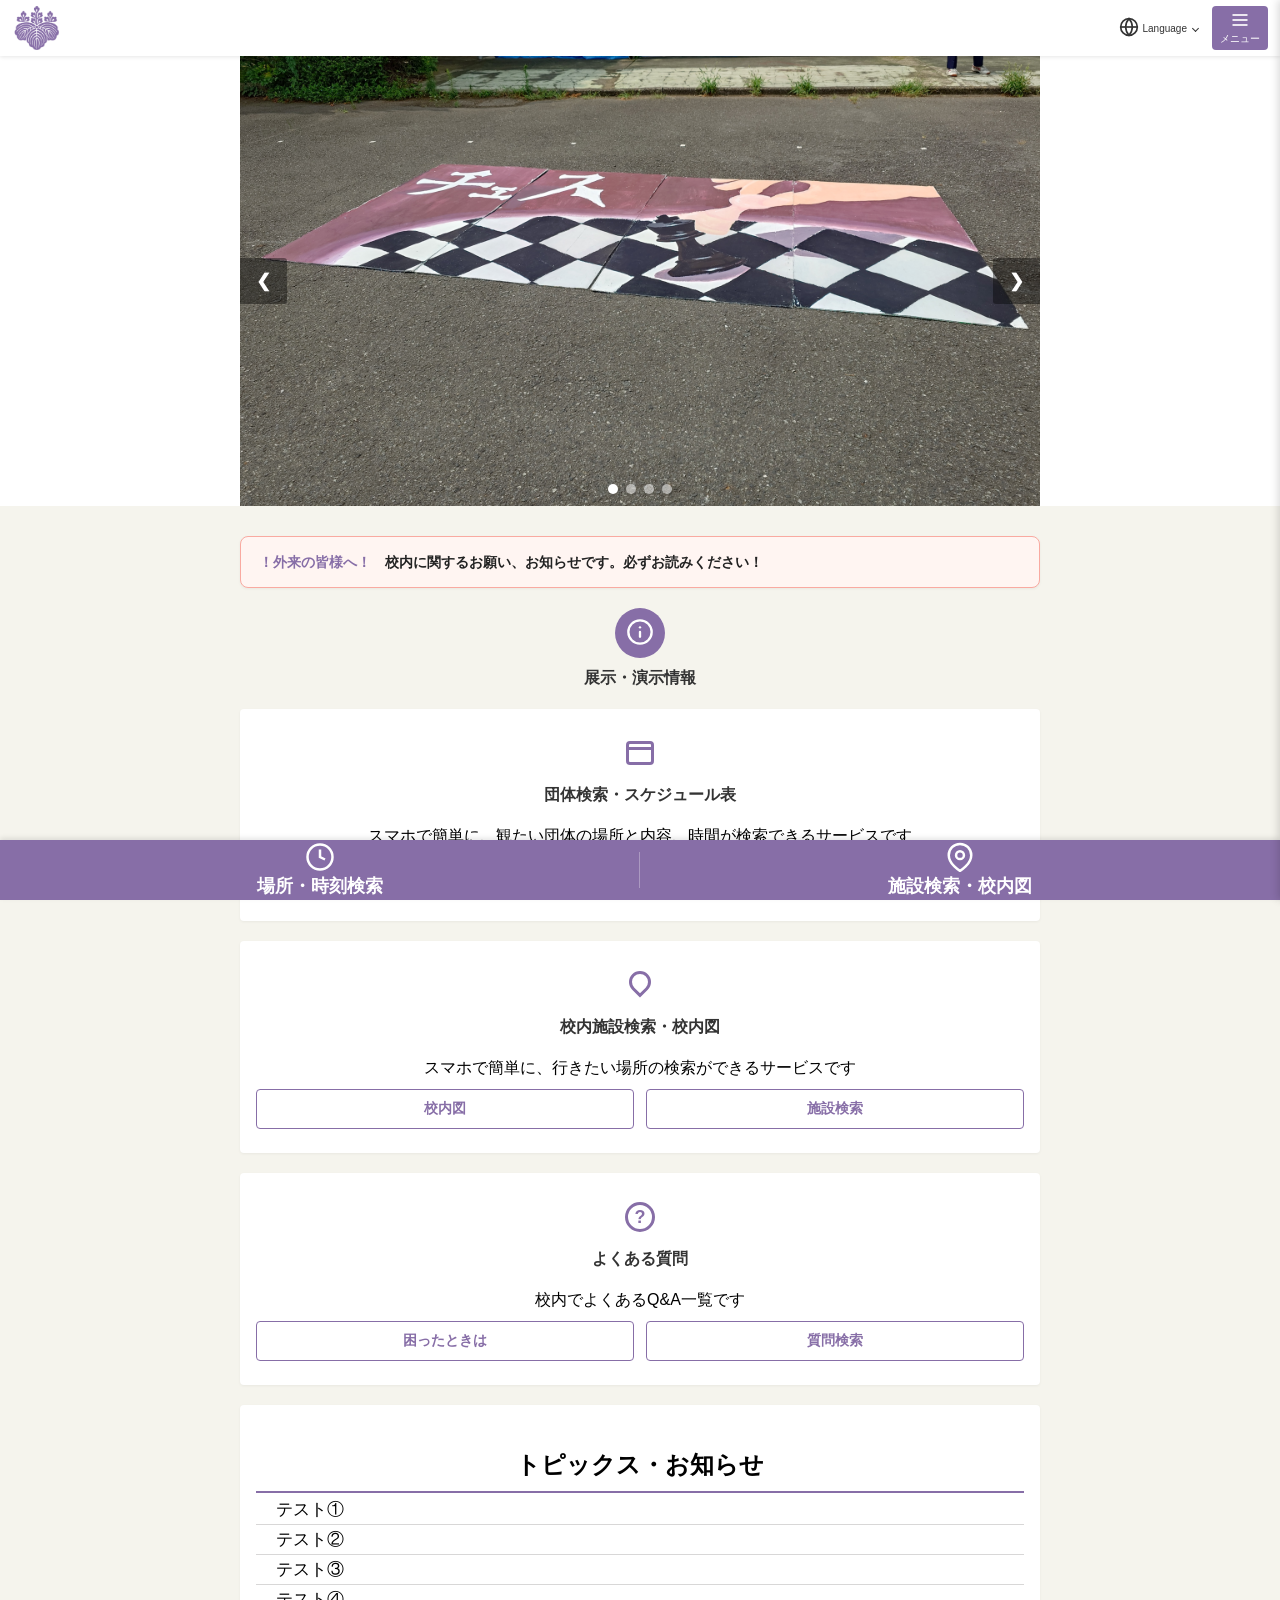
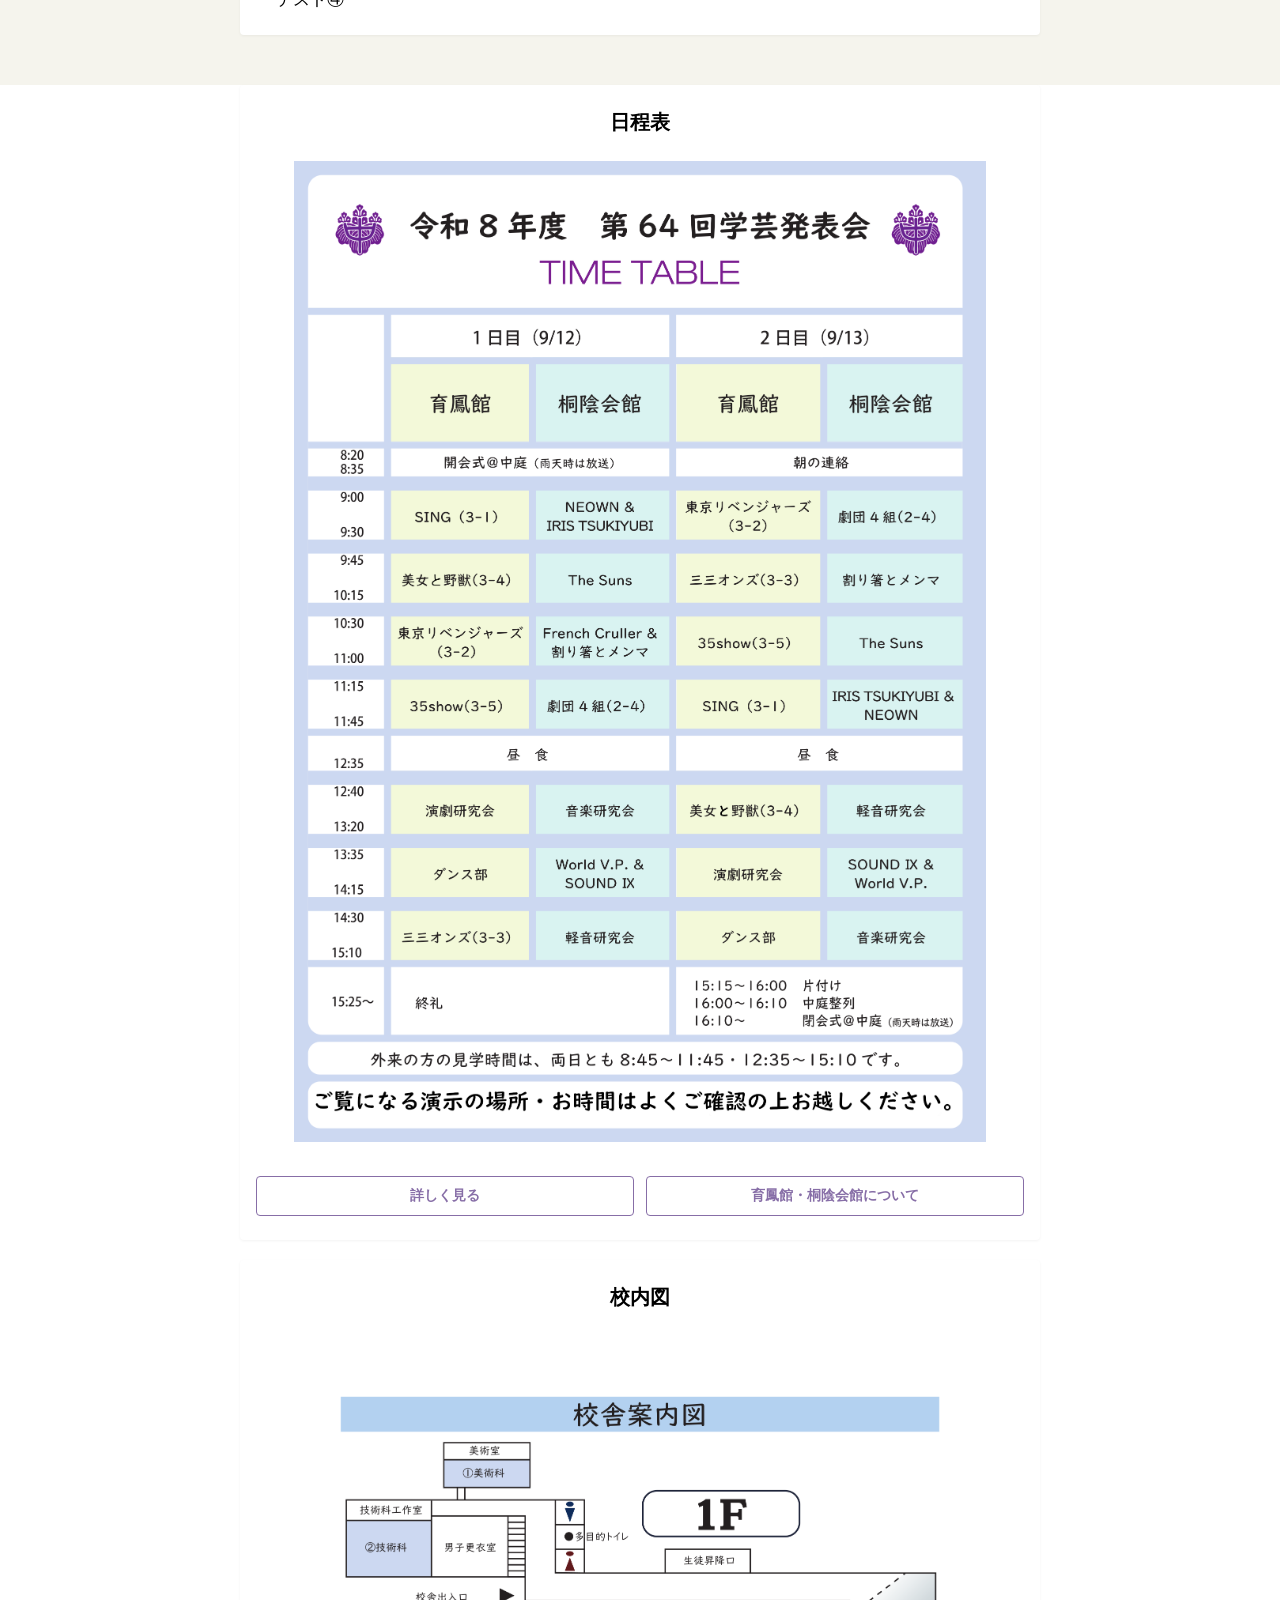
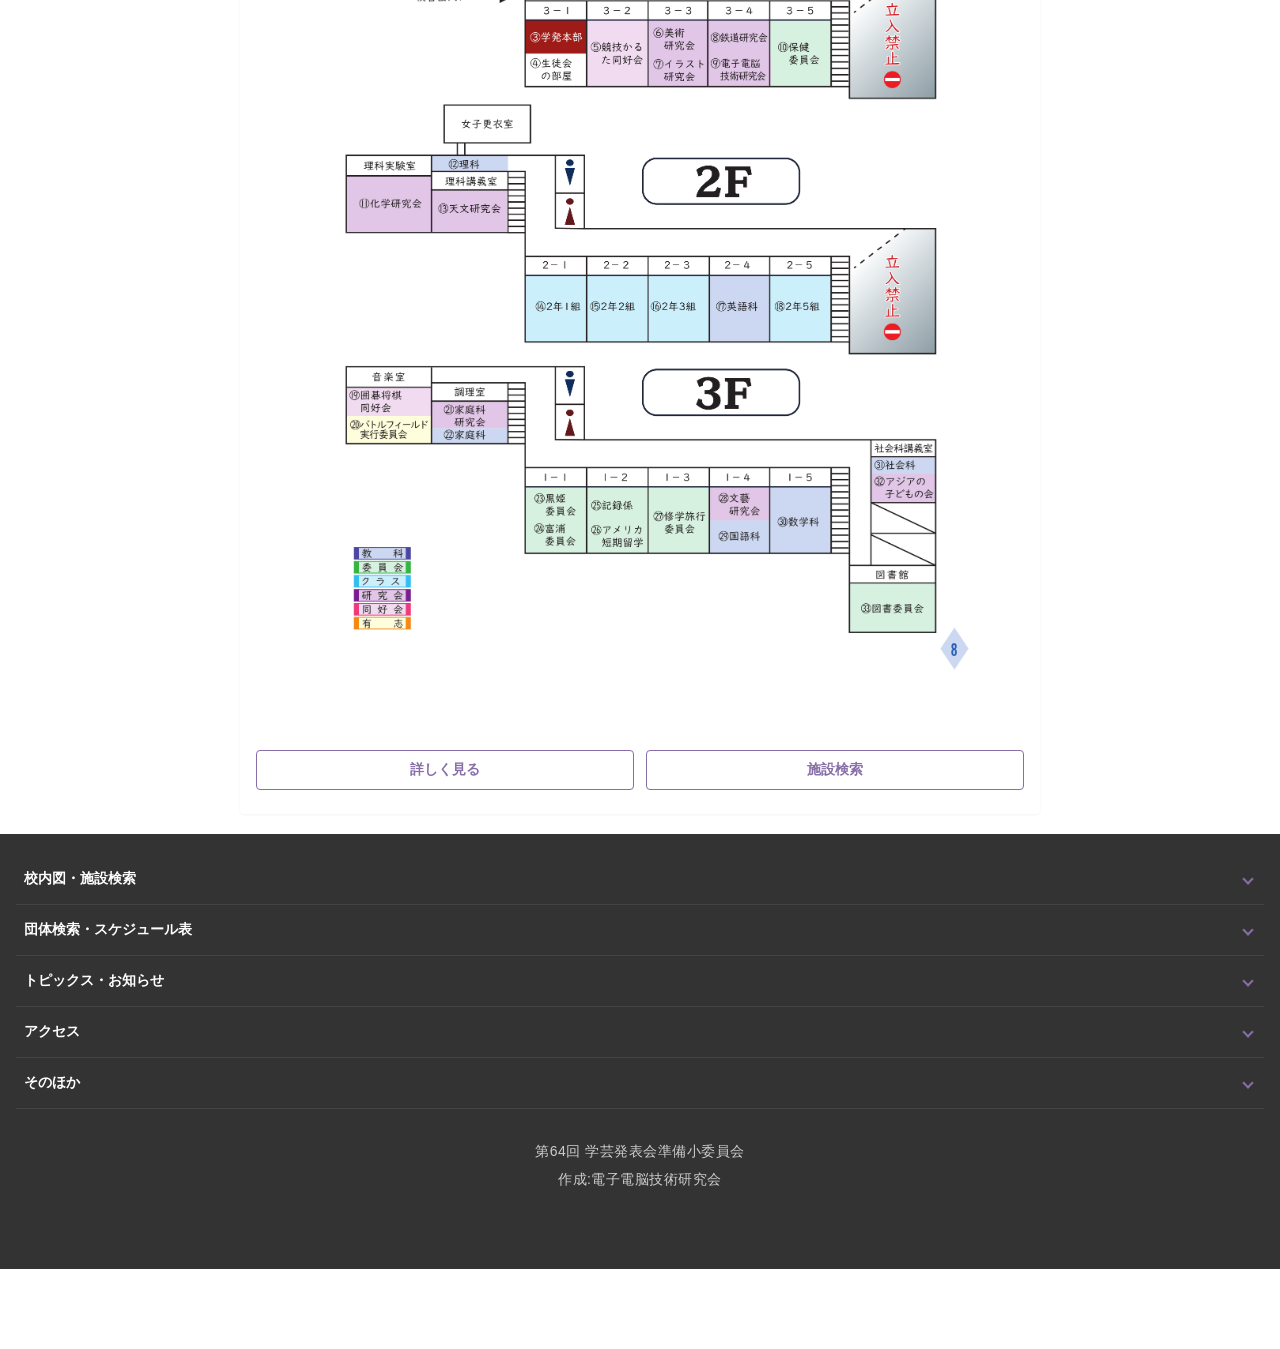
<file: index.html>
<!DOCTYPE html>
<html lang="ja">
<head>
  <meta charset="UTF-8">
  <meta name="viewport" content="width=device-width, initial-scale=1.0">
  <title>第64回 学芸発表会</title>
  <link rel="stylesheet" href="style.css">
  <link rel="icon" href="icon_Nobackground.png">
  <meta name="robots" content="noindex, nofollow">
</head>
<!--4261abfc91324dc5319312592125610a16b0b0a996fcdfae1d24766b918afae9-->
<body>
  <header class="top-bar">
    <div class="header-logo">
      <a href="#">
        <img src="icon_Nobackground.png" alt="ロゴ" class="logo-img">
      </a>
    </div>
<div class="header-nav">    
<div class="header-item lang-dropdown">
    <button type="button" class="lang-btn" id="lang-btn">
      <svg class="header-icon" viewBox="0 0 24 24" fill="none" stroke="currentColor" stroke-width="2">
        <circle cx="12" cy="12" r="10"></circle>
        <line x1="2" y1="12" x2="22" y2="12"></line>
        <path d="M12 2a15.3 15.3 0 0 1 4 10 15.3 15.3 0 0 1-4 10 15.3 15.3 0 0 1-4-10 15.3 15.3 0 0 1 4-10z"></path>
      </svg>
      <span>Language</span>
      <span class="arrow-icon"></span>
    </button>

    <!-- 言語ページの外部リンク（メニュー） -->
    <ul class="lang-menu">
      <li><a href="index.html" class="active">日本語</a></li>
      <li><a href="index-en.html">English</a></li>
      <li><a href="index-zh.html">中文（簡体字）</a></li>
      <li><a href="index-tw.html">中文（繁体字）</a></li>
      <li><a href="index-ko.html">한국어</a></li>
    </ul>
  </div>

      <button class="header-item menu-btn" id="menuBtn">
        <svg class="header-icon" viewBox="0 0 24 24" fill="none" stroke="currentColor" stroke-width="2">
          <line x1="3" y1="6" x2="21" y2="6"></line>
          <line x1="3" y1="12" x2="21" y2="12"></line>
          <line x1="3" y1="18" x2="21" y2="18"></line>
        </svg>
        <span>メニュー</span>
      </button>
    </div>
  </header>
  <div class="menu-overlay" id="menuOverlay"></div>

  <nav class="drawer-menu" id="drawerMenu">
    <div class="drawer-header">
      <span>メニュー</span>
      <button class="close-btn" id="closeBtn">&times;</button>
    </div>
    <ul class="drawer-list">
      <li><a href="index.html">ホーム</a></li>
      <li><a href="map/index.html">校内図</a></li>
      <li><a href="facility/index.html">施設案内</a></li>
      <li><a href="schedule/index.html">団体・スケジュール検索</a></li>
      <li><a href="#">アクセス</a></li>
      <li><a href="onegai/index.html">皆様へのお願い</a></li>
      <li><a href="#">お問い合わせ</a></li>
      <li><a href="#">作成:電子電脳技術研究会</a></li>
    </ul>
  </nav>

  <main class="content">
<div class="slideshow-container">
      <div class="slide fade">
        <img src="slide1.png" alt="スライド1">
      </div>

      <div class="slide fade">
        <img src="slide2.png" alt="スライド2">
      </div>

      <div class="slide fade">
        <img src="slide3.png" alt="スライド3">
      </div>

      <div class="slide fade">
        <img src="slide4.png" alt="スライド4">
      </div>

      <a class="prev" onclick="plusSlides(-1)">&#10094;</a>
      <a class="next" onclick="plusSlides(1)">&#10095;</a>

      <div class="dots-container">
        <span class="dot active" onclick="currentSlide(1)"></span>
        <span class="dot" onclick="currentSlide(2)"></span>
        <span class="dot" onclick="currentSlide(3)"></span>
        <span class="dot" onclick="currentSlide(4)"></span>
      </div>
    </div>
  <div class="main-section">
<div class="info-banner fade-in-target">
  <!-- 左側のアクセント帯と「i」アイコン -->
  <div class="info-banner-icon">
  </div>

  <!-- 中央のテキスト領域 -->
  <div class="info-banner-text">
    <span class="notice">！外来の皆様へ！　</span>校内に関するお願い、お知らせです。必ずお読みください！
  </div>
</div>
      <div class="category-header">
        <div class="icon-circle">
          <svg class="header-icon" viewBox="0 0 24 24" fill="none" stroke="currentColor" stroke-width="2" stroke-linecap="round" stroke-linejoin="round">
  <circle cx="12" cy="12" r="10"></circle>
  <line x1="12" y1="16" x2="12" y2="12"></line>
  <line x1="12" y1="8" x2="12.01" y2="8"></line>
</svg>
        </div>
        <h2 class="category-title">展示・演示情報</h2>
      </div>

      <div class="card">
        <div class="card-icon">
          <div class="icon-calendar"></div>
        </div>

        <h3 class="card-title">団体検索・スケジュール表</h3>
        <p>スマホで簡単に、観たい団体の場所と内容、時間が検索できるサービスです</p>

        <div class="card-buttons">
          <a href="#" class="btn-outline">スケジュール表</a>
          <a href="#" class="btn-outline">団体検索</a>
        </div>
      </div>

      <div class="card">
        <div class="card-icon">
          <div class="icon-pin"></div>
        </div>

        <h3 class="card-title">校内施設検索・校内図</h3>
        <p>スマホで簡単に、行きたい場所の検索ができるサービスです</p>

        <div class="card-buttons">
          <a href="#" class="btn-outline">校内図</a>
          <a href="#" class="btn-outline">施設検索</a>
        </div>
      </div>

      <div class="card">
        <div class="card-icon">
          <div class="icon-faq">?</div>
        </div>
        <h3 class="card-title">よくある質問</h3>
        <p>校内でよくあるQ&A一覧です</p>

        <div class="card-buttons">
          <a href="#" class="btn-outline">困ったときは</a>
          <a href="#" class="btn-outline">質問検索</a>
        </div>
      </div>
        <div class="card">
          <h2 class="topics">トピックス・お知らせ</h2>
          <hr class="sikiri">
           <a class="topicp">テスト①</a>
           <hr class="partition">
           <a class="topicp">テスト②</a>
           <hr class="partition">
           <a class="topicp">テスト③</a>
           <hr class="partition">
           <a class="topicp">テスト④</a>
        </div>
  </div>
<div class="card fade-in-target">
  <p class="schedule">日程表</p>
  <img class="schedulepicture" src="学発日程表.png">
    <div class="card-buttons">
      <a href="#" class="btn-outline2">詳しく見る</a>
      <a href="#" class="btn-outline2">育鳳館・桐陰会館について</a>
    </div>
</div>
<div class="card fade-in-target">
  <p class="schedule">校内図</p>
  <img class="schedulepicture" src="学発校内図.png">
    <div class="card-buttons">
      <a href="#" class="btn-outline2">詳しく見る</a>
      <a href="#" class="btn-outline2">施設検索</a>
    </div>
</div>
  </main>
<footer class="site-footer">
    
    <!-- ★ ここから追加：フッターアコーディオン -->
    <div class="footer-accordion">
      
      <!-- メニュー項目 1 -->
      <div class="accordion-item">
        <button class="accordion-btn">
          <span>校内図・施設検索</span>
          <span class="arrow"></span>
        </button>
        <div class="accordion-content">
          <ul>
            <li><a href="#">校内施設検索</a></li>
            <li><a href="#">構内図</a></li>
            <li><a href="#">迷ったら</a></li>
          </ul>
        </div>
      </div>

      <!-- メニュー項目 2 -->
      <div class="accordion-item">
        <button class="accordion-btn">
          <span>団体検索・スケジュール表</span>
          <span class="arrow"></span>
        </button>
        <div class="accordion-content">
          <ul>
            <li><a href="#">団体を探す</a></li>
            <li><a href="#">スケジュール表・スケジュール検索</a></li>
            <li><a href="#">おすすめの団体を探す</a></li>
          </ul>
        </div>
      </div>

      <!-- メニュー項目 3 -->
      <div class="accordion-item">
        <button class="accordion-btn">
          <span>トピックス・お知らせ</span>
          <span class="arrow"></span>
        </button>
        <div class="accordion-content">
          <ul>
            <li><a href="#">外来の皆様へのお願い</a></li>
            <li><a href="#">皆様へのお知らせ</a></li>
            <li><a href="#">在校生向け</a></li>
          </ul>
        </div>
      </div>

      <!-- メニュー項目 4 -->
      <div class="accordion-item">
        <button class="accordion-btn">
          <span>アクセス</span>
          <span class="arrow"></span>
        </button>
        <div class="accordion-content">
          <ul>
            <li><a href="#">地下鉄(東京メトロ)ご利用の皆様</a></li>
            <li><a href="#">バス、そのほか徒歩などご利用の皆様</a></li>
          </ul>
        </div>
      </div>

      <!-- メニュー項目 5 -->
      <div class="accordion-item">
        <button class="accordion-btn">
          <span>そのほか</span>
          <span class="arrow"></span>
        </button>
        <div class="accordion-content">
          <ul>
            <li><a href="#">本校について</a></li>
            <li><a href="#">そのほかご案内</a></li>
          </ul>
        </div>
      </div>
    </div>

    <!-- 既存のクレジット表記 -->
    <div class="footer-inner">
      <p class="copyright">第64回 学芸発表会準備小委員会</p>
    </div>
    <div class="footer-inner">
      <a href="#"class="copyright">作成:電子電脳技術研究会</a>
    </div>

  </footer>

  <nav class="bottom-nav">
    <a href="#" class="bottom-nav-item">
      <svg class="nav-icon" viewBox="0 0 24 24" fill="none" stroke="currentColor" stroke-width="2">
        <circle cx="12" cy="12" r="10"></circle>
        <polyline points="12 6 12 12 16 14"></polyline>
      </svg>
      <span>場所・時刻検索</span>
    </a>

    <a href="#" class="bottom-nav-item">
      <svg class="nav-icon" viewBox="0 0 24 24" fill="none" stroke="currentColor" stroke-width="2" stroke-linecap="round" stroke-linejoin="round">
  <path d="M21 10.5c0 7.35-9 12.6-9 12.6s-9-5.25-9-12.6a9 9 0 0 1 18 0z"></path>
  <circle cx="12" cy="10.5" r="3.15"></circle>
</svg>
      <span>施設検索・校内図</span>
    </a>
  </nav>
<script src="data.js"></script>
</body>
</html>
</file>
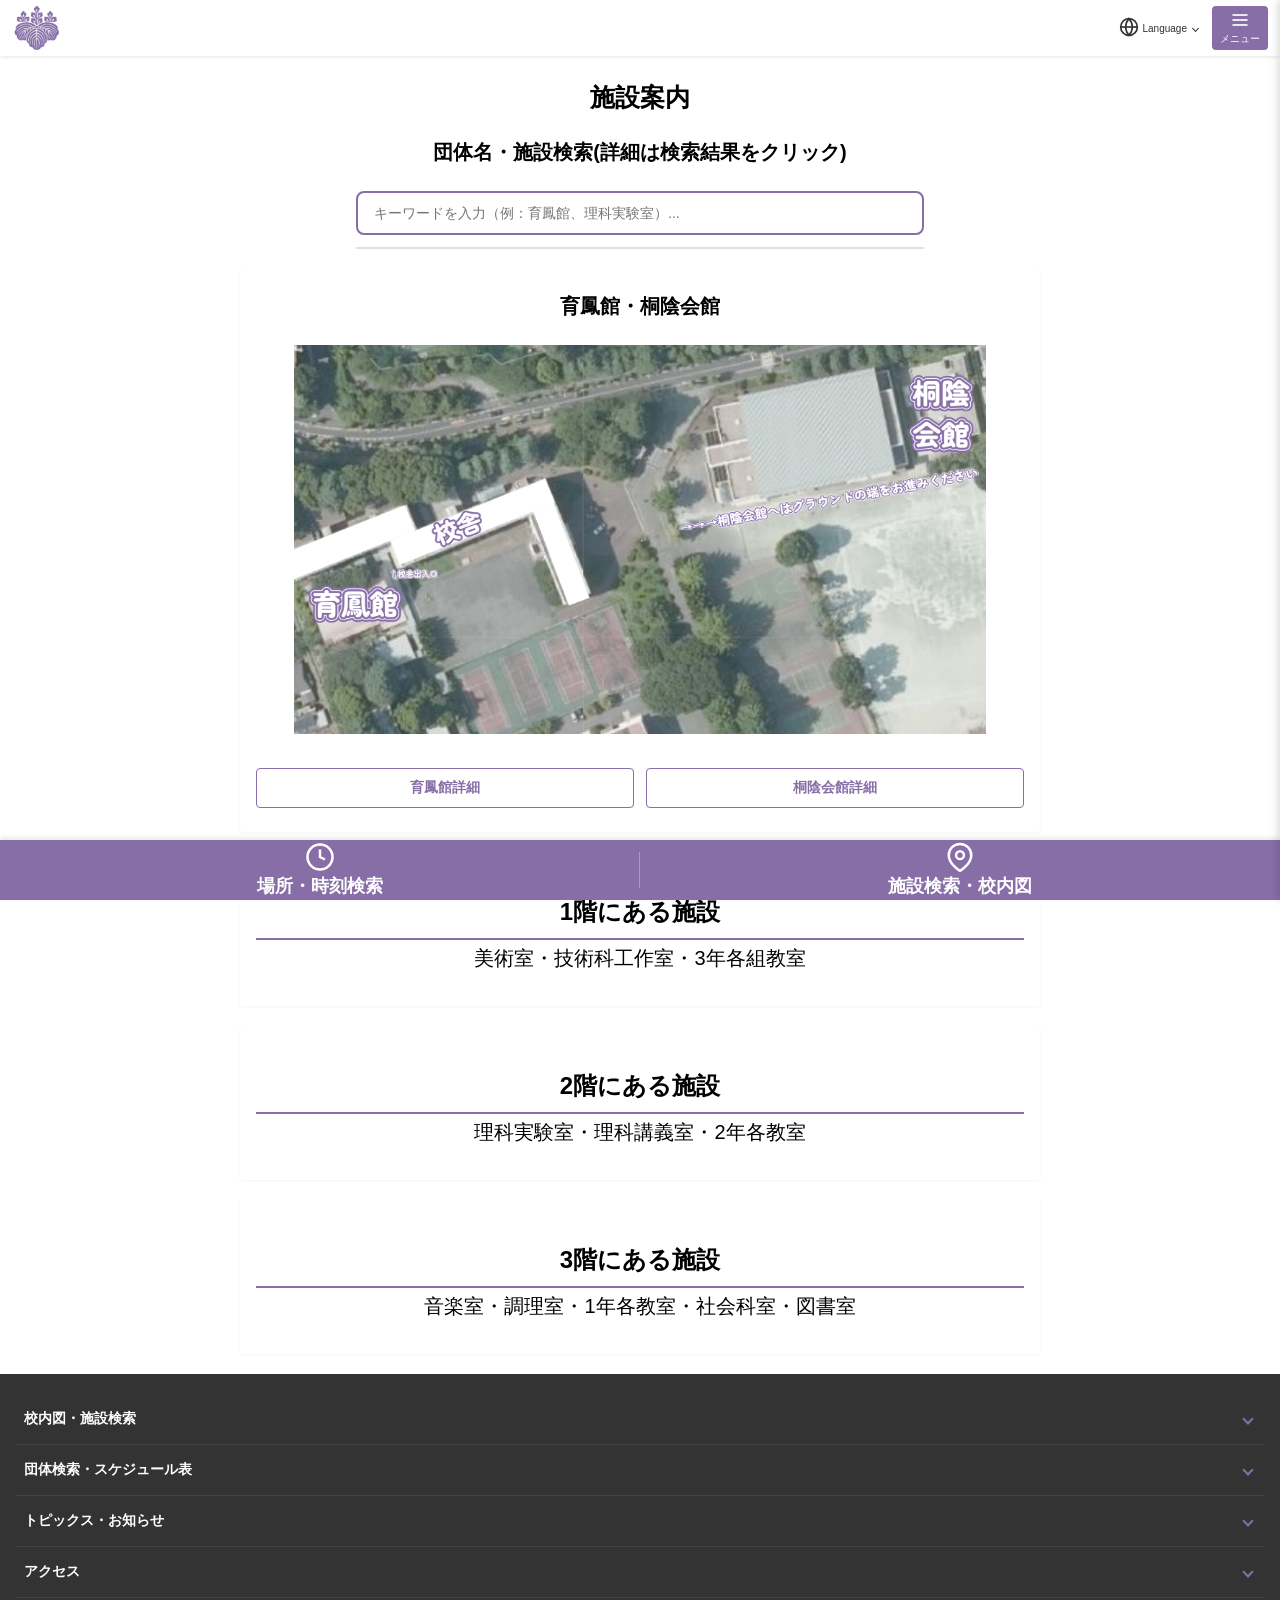
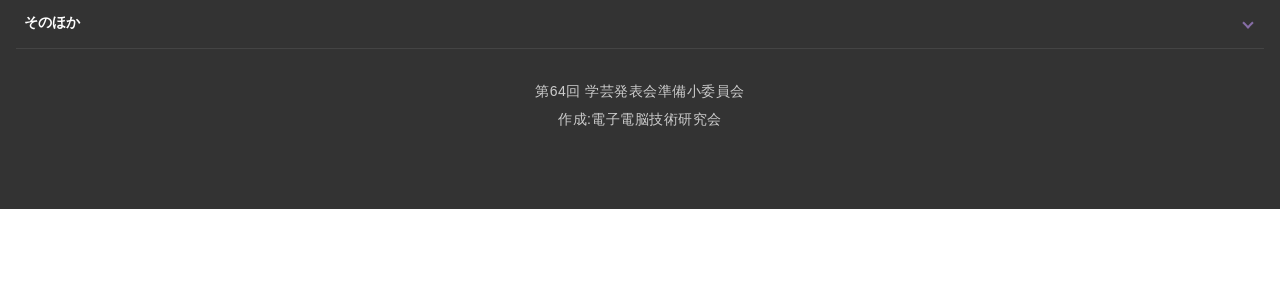
<file: facility/index.html>
<!DOCTYPE html>
<html lang="ja">
<head>
  <meta charset="UTF-8">
  <meta name="viewport" content="width=device-width, initial-scale=1.0">
  <title>第64回 学芸発表会</title>
  <link rel="stylesheet" href="style.css">
  <link rel="icon" href="icon_Nobackground.png">
  <meta name="robots" content="noindex, nofollow">
</head>
<body>
  <header class="top-bar">
    <div class="header-logo">
      <a href="#">
        <img src="icon_Nobackground.png" alt="ロゴ" class="logo-img">
      </a>
    </div>
<div class="header-nav">    
<div class="header-item lang-dropdown">
    <button type="button" class="lang-btn" id="lang-btn">
      <svg class="header-icon" viewBox="0 0 24 24" fill="none" stroke="currentColor" stroke-width="2">
        <circle cx="12" cy="12" r="10"></circle>
        <line x1="2" y1="12" x2="22" y2="12"></line>
        <path d="M12 2a15.3 15.3 0 0 1 4 10 15.3 15.3 0 0 1-4 10 15.3 15.3 0 0 1-4-10 15.3 15.3 0 0 1 4-10z"></path>
      </svg>
      <span>Language</span>
      <span class="arrow-icon"></span>
    </button>

    <!-- 言語ページの外部リンク（メニュー） -->
    <ul class="lang-menu">
      <li><a href="index.html" class="active">日本語</a></li>
      <li><a href="index-en.html">English</a></li>
      <li><a href="index-zh.html">中文（簡体字）</a></li>
      <li><a href="index-tw.html">中文（繁体字）</a></li>
      <li><a href="index-ko.html">한국어</a></li>
    </ul>
  </div>

      <button class="header-item menu-btn" id="menuBtn">
        <svg class="header-icon" viewBox="0 0 24 24" fill="none" stroke="currentColor" stroke-width="2">
          <line x1="3" y1="6" x2="21" y2="6"></line>
          <line x1="3" y1="12" x2="21" y2="12"></line>
          <line x1="3" y1="18" x2="21" y2="18"></line>
        </svg>
        <span>メニュー</span>
      </button>
    </div>
  </header>
  <div class="menu-overlay" id="menuOverlay"></div>

  <nav class="drawer-menu" id="drawerMenu">
    <div class="drawer-header">
      <span>メニュー</span>
      <button class="close-btn" id="closeBtn">&times;</button>
    </div>
    <ul class="drawer-list">
      <li><a href="../index.html">ホーム</a></li>
      <li><a href="../map/index.html">校内図</a></li>
      <li><a href="../facility/index.html">施設案内</a></li>
      <li><a href="../schedule/index.html">団体・スケジュール検索</a></li>
      <li><a href="#">アクセス</a></li>
      <li><a href="../onegai/index.html">皆様へのお願い</a></li>
      <li><a href="#">お問い合わせ</a></li>
      <li><a href="#">作成:電子電脳技術研究会</a></li>
    </ul>
  </nav>
<div class="schedulenoticea">施設案内</div>
<div class="schedulenoticeb">団体名・施設検索(詳細は検索結果をクリック)</div>
<div class="search-container">
  <input type="text" id="search-input" class="search-input" placeholder="キーワードを入力（例：育鳳館、理科実験室）...">
  
  <!-- 検索結果がここに動的生成されます -->
  <ul id="search-results" class="search-list"></ul>
  <p id="no-results" class="no-results" style="display: none;">該当する項目が見つかりません</p>
</div>

<!-- 外部データと検索処理スクリプトを読み込み -->
  <main class="content">
<div class="card fade-in-target">
  <p class="schedule">育鳳館・桐陰会館</p>
  <img class="schedulepicture" src="育鳳館_桐陰会館案内写真.png">
    <div class="card-buttons">
      <a href="#" class="btn-outline2">育鳳館詳細</a>
      <a href="#" class="btn-outline2">桐陰会館詳細</a>
    </div>
</div>
        <div class="card">
          <h2 class="topics">1階にある施設</h2>
          <hr class="sikiri">
          <a class="topicevery">美術室・技術科工作室・3年各組教室</a>
        </div>
        <div class="card">
          <h2 class="topics">2階にある施設</h2>
          <hr class="sikiri">
          <a class="topicevery">理科実験室・理科講義室・2年各教室</a>
        </div>
        <div class="card">
          <h2 class="topics">3階にある施設</h2>
          <hr class="sikiri">
          <a class="topicevery">音楽室・調理室・1年各教室・社会科室・図書室</a>
        </div>
  <footer class="site-footer">
    
    <!-- ★ ここから追加：フッターアコーディオン -->
    <div class="footer-accordion">
      
    
      <!-- メニュー項目 1 -->
      <div class="accordion-item">
        <button class="accordion-btn">
          <span>校内図・施設検索</span>
          <span class="arrow"></span>
        </button>
        <div class="accordion-content">
          <ul>
            <li><a href="../facility/index.html">校内施設検索・校内検索</a></li>
            <!--<li><a href="#">構内図</a></li>
            <li><a href="#">迷ったら</a></li>-->
          </ul>
        </div>
      </div>

      <!-- メニュー項目 2 -->
      <div class="accordion-item">
        <button class="accordion-btn">
          <span>団体検索・スケジュール表</span>
          <span class="arrow"></span>
        </button>
        <div class="accordion-content">
          <ul>
            <li><a href="../schedule/index.html">団体を探す・スケジュール検索</a></li>
            <!--<li><a href="#">スケジュール表・スケジュール検索</a></li>
            <li><a href="#">おすすめの団体を探す</a></li> -->
          </ul>
        </div>
      </div>

      <!-- メニュー項目 3 -->
      <div class="accordion-item">
        <button class="accordion-btn">
          <span>トピックス・お知らせ</span>
          <span class="arrow"></span>
        </button>
        <div class="accordion-content">
          <ul>
            <li><a href="../onegai/index.html">外来の皆様へのお願い</a></li>
            <!--<li><a href="#">皆様へのお知らせ</a></li>
            <li><a href="#">在校生向け</a></li>-->
          </ul>
        </div>
      </div>

      <!-- メニュー項目 4 -->
      <div class="accordion-item">
        <button class="accordion-btn">
          <span>アクセス</span>
          <span class="arrow"></span>
        </button>
        <div class="accordion-content">
          <ul>
            <li><a href="#">地下鉄(東京メトロ)ご利用の皆様</a></li>
            <li><a href="#">バス、そのほか徒歩などご利用の皆様</a></li>
          </ul>
        </div>
      </div>

      <!-- メニュー項目 5 -->
      <div class="accordion-item">
        <button class="accordion-btn">
          <span>そのほか</span>
          <span class="arrow"></span>
        </button>
        <div class="accordion-content">
          <ul>
            <li><a href="#">本校について</a></li>
            <li><a href="#">そのほかご案内</a></li>
          </ul>
        </div>
      </div>
    </div>

    <!-- 既存のクレジット表記 -->
    <div class="footer-inner">
      <p class="copyright">第64回 学芸発表会準備小委員会</p>
    </div>
    <div class="footer-inner">
      <a href="#"class="copyright">作成:電子電脳技術研究会</a>
    </div>

  </footer>

  <nav class="bottom-nav">
    <a href="#" class="bottom-nav-item">
      <svg class="nav-icon" viewBox="0 0 24 24" fill="none" stroke="currentColor" stroke-width="2">
        <circle cx="12" cy="12" r="10"></circle>
        <polyline points="12 6 12 12 16 14"></polyline>
      </svg>
      <span>場所・時刻検索</span>
    </a>

    <a href="#" class="bottom-nav-item">
            <svg class="nav-icon" viewBox="0 0 24 24" fill="none" stroke="currentColor" stroke-width="2" stroke-linecap="round" stroke-linejoin="round">
  <path d="M21 10.5c0 7.35-9 12.6-9 12.6s-9-5.25-9-12.6a9 9 0 0 1 18 0z"></path>
  <circle cx="12" cy="10.5" r="3.15"></circle>
</svg>
      <span>施設検索・校内図</span>
    </a>
  </nav>
<script src="data.js"></script>
<script src="search-data.js"></script>
</body>
</html>
</file>
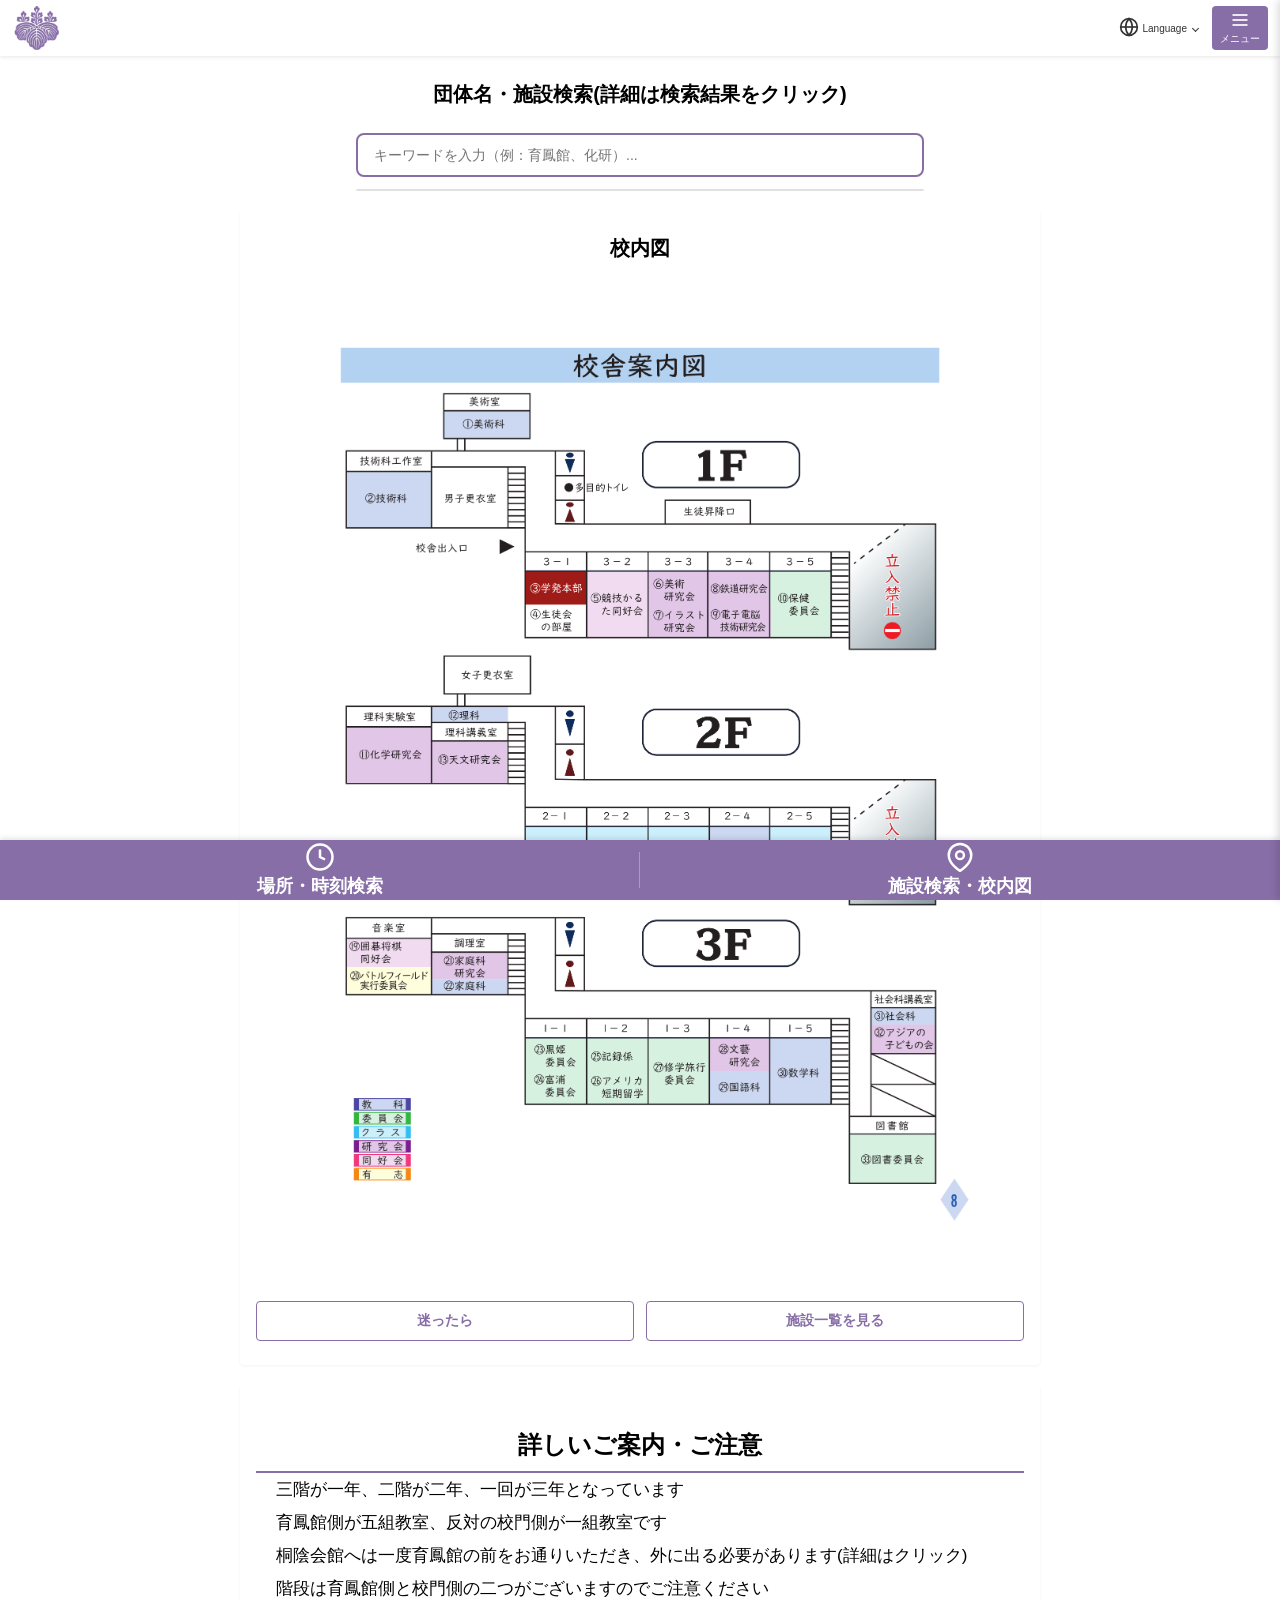
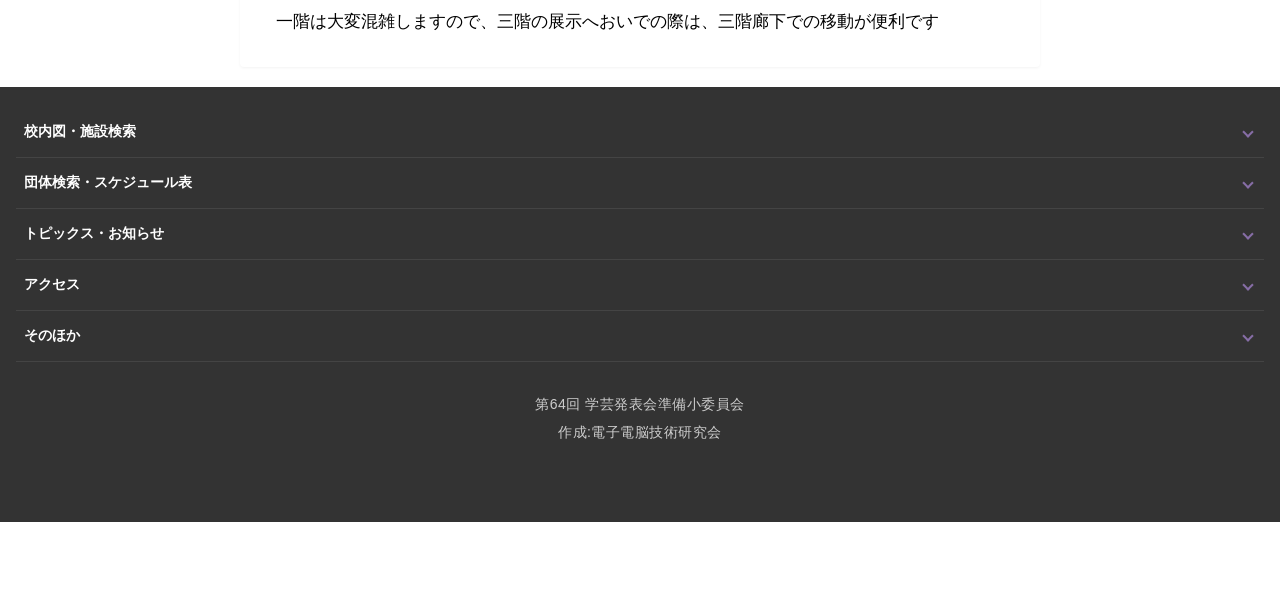
<file: map/index.html>
<!DOCTYPE html>
<html lang="ja">
<head>
  <meta charset="UTF-8">
  <meta name="viewport" content="width=device-width, initial-scale=1.0">
  <title>第64回 学芸発表会</title>
  <link rel="stylesheet" href="style.css">
  <link rel="icon" href="icon_Nobackground.png">
  <meta name="robots" content="noindex, nofollow">
</head>
<body>
  <header class="top-bar">
    <div class="header-logo">
      <a href="#">
        <img src="icon_Nobackground.png" alt="ロゴ" class="logo-img">
      </a>
    </div>
<div class="header-nav">    
<div class="header-item lang-dropdown">
    <button type="button" class="lang-btn" id="lang-btn">
      <svg class="header-icon" viewBox="0 0 24 24" fill="none" stroke="currentColor" stroke-width="2">
        <circle cx="12" cy="12" r="10"></circle>
        <line x1="2" y1="12" x2="22" y2="12"></line>
        <path d="M12 2a15.3 15.3 0 0 1 4 10 15.3 15.3 0 0 1-4 10 15.3 15.3 0 0 1-4-10 15.3 15.3 0 0 1 4-10z"></path>
      </svg>
      <span>Language</span>
      <span class="arrow-icon"></span>
    </button>

    <!-- 言語ページの外部リンク（メニュー） -->
    <ul class="lang-menu">
      <li><a href="index.html" class="active">日本語</a></li>
      <li><a href="index-en.html">English</a></li>
      <li><a href="index-zh.html">中文（簡体字）</a></li>
      <li><a href="index-tw.html">中文（繁体字）</a></li>
      <li><a href="index-ko.html">한국어</a></li>
    </ul>
  </div>

      <button class="header-item menu-btn" id="menuBtn">
        <svg class="header-icon" viewBox="0 0 24 24" fill="none" stroke="currentColor" stroke-width="2">
          <line x1="3" y1="6" x2="21" y2="6"></line>
          <line x1="3" y1="12" x2="21" y2="12"></line>
          <line x1="3" y1="18" x2="21" y2="18"></line>
        </svg>
        <span>メニュー</span>
      </button>
    </div>
  </header>
  <div class="menu-overlay" id="menuOverlay"></div>

  <nav class="drawer-menu" id="drawerMenu">
    <div class="drawer-header">
      <span>メニュー</span>
      <button class="close-btn" id="closeBtn">&times;</button>
    </div>
    <ul class="drawer-list">
      <li><a href="../index.html">ホーム</a></li>
      <li><a href="../map/index.html">校内図</a></li>
      <li><a href="../facility/index.html">施設案内</a></li>
      <li><a href="../schedule/index.html">団体・スケジュール検索</a></li>
      <li><a href="#">アクセス</a></li>
      <li><a href="../onegai/index.html">皆様へのお願い</a></li>
      <li><a href="#">お問い合わせ</a></li>
      <li><a href="#">作成:電子電脳技術研究会</a></li>
    </ul>
  </nav>
<div class="schedulenoticea">団体名・施設検索(詳細は検索結果をクリック)</div>
<div class="search-container">
  <input type="text" id="search-input" class="search-input" placeholder="キーワードを入力（例：育鳳館、化研）...">
  
  <!-- 検索結果がここに動的生成されます -->
  <ul id="search-results" class="search-list"></ul>
  <p id="no-results" class="no-results" style="display: none;">該当する項目が見つかりません</p>
</div>

<!-- 外部データと検索処理スクリプトを読み込み -->
  <main class="content">
<div class="card fade-in-target">
  <p class="schedule">校内図</p>
  <img class="schedulepicture" src="学発校内図.png">
    <div class="card-buttons">
      <a href="#" class="btn-outline2">迷ったら</a>
      <a href="#" class="btn-outline2">施設一覧を見る</a>
    </div>
</div>
        <div class="card">
          <h2 class="topics">詳しいご案内・ご注意</h2>
          <hr class="sikiri">
           <a class="topicpq">三階が一年、二階が二年、一回が三年となっています</a>
           <a class="topicpq">育鳳館側が五組教室、反対の校門側が一組教室です</a>
           <a class="topicpq">桐陰会館へは一度育鳳館の前をお通りいただき、外に出る必要があります(詳細はクリック)</a>
           <a class="topicpq">階段は育鳳館側と校門側の二つがございますのでご注意ください</a>
           <a class="topicpq">一階は大変混雑しますので、三階の展示へおいでの際は、三階廊下での移動が便利です</a>
        </div>
  <footer class="site-footer">
    
    <!-- ★ ここから追加：フッターアコーディオン -->
    <div class="footer-accordion">
      
    
      <!-- メニュー項目 1 -->
      <div class="accordion-item">
        <button class="accordion-btn">
          <span>校内図・施設検索</span>
          <span class="arrow"></span>
        </button>
        <div class="accordion-content">
          <ul>
            <li><a href="../facility/index.html">校内施設検索・校内検索</a></li>
            <!--<li><a href="#">構内図</a></li>
            <li><a href="#">迷ったら</a></li>-->
          </ul>
        </div>
      </div>

      <!-- メニュー項目 2 -->
      <div class="accordion-item">
        <button class="accordion-btn">
          <span>団体検索・スケジュール表</span>
          <span class="arrow"></span>
        </button>
        <div class="accordion-content">
          <ul>
            <li><a href="../schedule/index.html">団体を探す・スケジュール検索</a></li>
            <!--<li><a href="#">スケジュール表・スケジュール検索</a></li>
            <li><a href="#">おすすめの団体を探す</a></li> -->
          </ul>
        </div>
      </div>

      <!-- メニュー項目 3 -->
      <div class="accordion-item">
        <button class="accordion-btn">
          <span>トピックス・お知らせ</span>
          <span class="arrow"></span>
        </button>
        <div class="accordion-content">
          <ul>
            <li><a href="../onegai/index.html">外来の皆様へのお願い</a></li>
            <!--<li><a href="#">皆様へのお知らせ</a></li>
            <li><a href="#">在校生向け</a></li>-->
          </ul>
        </div>
      </div>

      <!-- メニュー項目 4 -->
      <div class="accordion-item">
        <button class="accordion-btn">
          <span>アクセス</span>
          <span class="arrow"></span>
        </button>
        <div class="accordion-content">
          <ul>
            <li><a href="#">地下鉄(東京メトロ)ご利用の皆様</a></li>
            <li><a href="#">バス、そのほか徒歩などご利用の皆様</a></li>
          </ul>
        </div>
      </div>

      <!-- メニュー項目 5 -->
      <div class="accordion-item">
        <button class="accordion-btn">
          <span>そのほか</span>
          <span class="arrow"></span>
        </button>
        <div class="accordion-content">
          <ul>
            <li><a href="#">本校について</a></li>
            <li><a href="#">そのほかご案内</a></li>
          </ul>
        </div>
      </div>
    </div>

    <!-- 既存のクレジット表記 -->
    <div class="footer-inner">
      <p class="copyright">第64回 学芸発表会準備小委員会</p>
    </div>
    <div class="footer-inner">
      <a href="#"class="copyright">作成:電子電脳技術研究会</a>
    </div>

  </footer>

  <nav class="bottom-nav">
    <a href="#" class="bottom-nav-item">
      <svg class="nav-icon" viewBox="0 0 24 24" fill="none" stroke="currentColor" stroke-width="2">
        <circle cx="12" cy="12" r="10"></circle>
        <polyline points="12 6 12 12 16 14"></polyline>
      </svg>
      <span>場所・時刻検索</span>
    </a>

    <a href="#" class="bottom-nav-item">
            <svg class="nav-icon" viewBox="0 0 24 24" fill="none" stroke="currentColor" stroke-width="2" stroke-linecap="round" stroke-linejoin="round">
  <path d="M21 10.5c0 7.35-9 12.6-9 12.6s-9-5.25-9-12.6a9 9 0 0 1 18 0z"></path>
  <circle cx="12" cy="10.5" r="3.15"></circle>
</svg>
      <span>施設検索・校内図</span>
    </a>
  </nav>
<script src="data.js"></script>
<script src="search-data.js"></script>
</body>
</html>
</file>
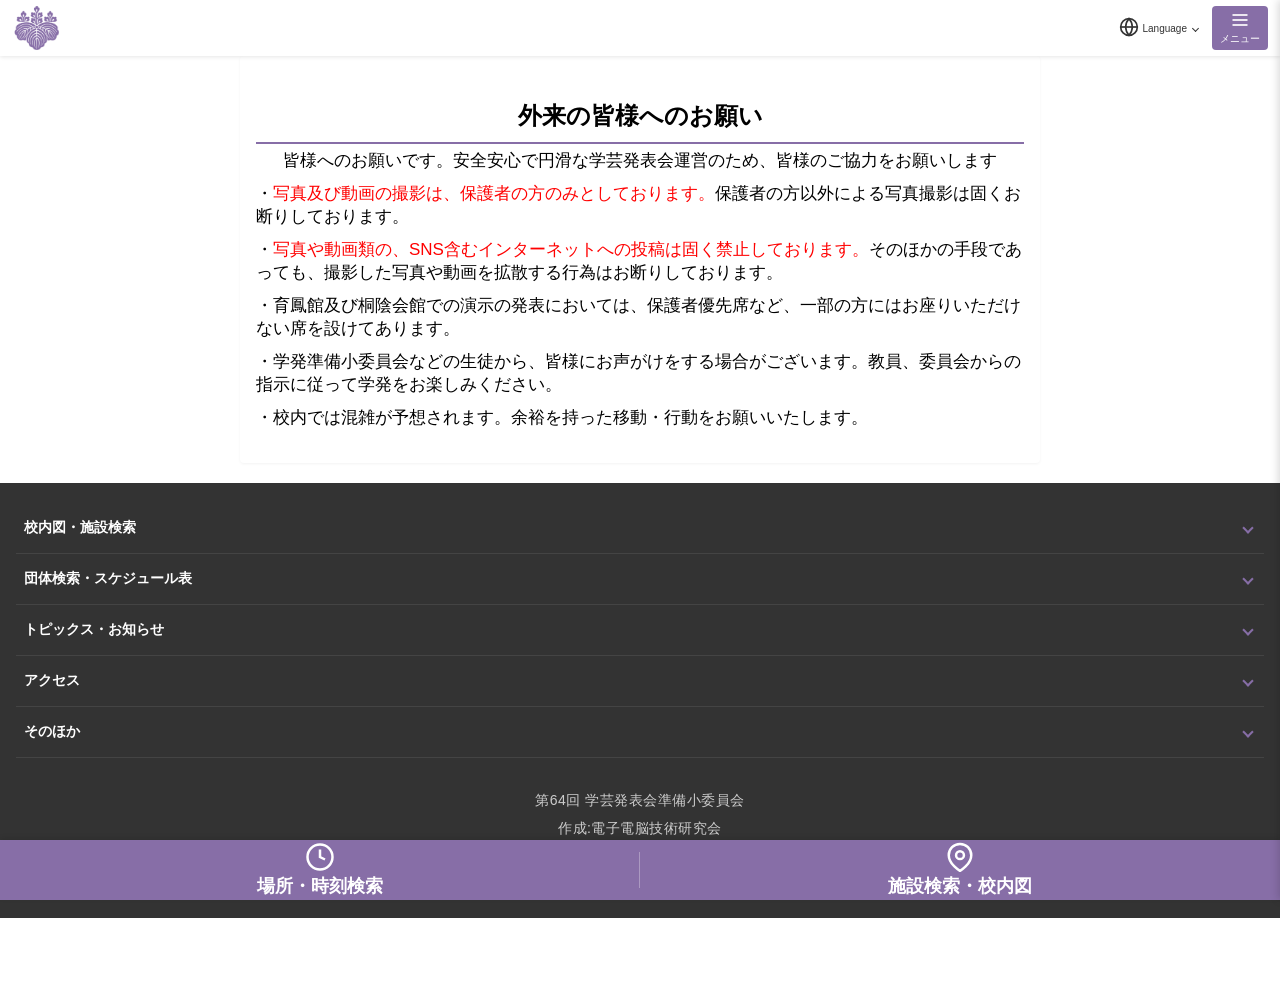
<file: onegai/index.html>
<!DOCTYPE html>
<html lang="ja">
<head>
  <meta charset="UTF-8">
  <meta name="viewport" content="width=device-width, initial-scale=1.0">
  <title>第64回 学芸発表会</title>
  <link rel="stylesheet" href="style.css">
  <link rel="icon" href="icon_Nobackground.png">
  <meta name="robots" content="noindex, nofollow">
</head>
<body>
  <header class="top-bar">
    <div class="header-logo">
      <a href="#">
        <img src="icon_Nobackground.png" alt="ロゴ" class="logo-img">
      </a>
    </div>
<div class="header-nav">    
<div class="header-item lang-dropdown">
    <button type="button" class="lang-btn" id="lang-btn">
      <svg class="header-icon" viewBox="0 0 24 24" fill="none" stroke="currentColor" stroke-width="2">
        <circle cx="12" cy="12" r="10"></circle>
        <line x1="2" y1="12" x2="22" y2="12"></line>
        <path d="M12 2a15.3 15.3 0 0 1 4 10 15.3 15.3 0 0 1-4 10 15.3 15.3 0 0 1-4-10 15.3 15.3 0 0 1 4-10z"></path>
      </svg>
      <span>Language</span>
      <span class="arrow-icon"></span>
    </button>

    <!-- 言語ページの外部リンク（メニュー） -->
    <ul class="lang-menu">
      <li><a href="index.html" class="active">日本語</a></li>
      <li><a href="index-en.html">English</a></li>
      <li><a href="index-zh.html">中文（簡体字）</a></li>
      <li><a href="index-tw.html">中文（繁体字）</a></li>
      <li><a href="index-ko.html">한국어</a></li>
    </ul>
  </div>

      <button class="header-item menu-btn" id="menuBtn">
        <svg class="header-icon" viewBox="0 0 24 24" fill="none" stroke="currentColor" stroke-width="2">
          <line x1="3" y1="6" x2="21" y2="6"></line>
          <line x1="3" y1="12" x2="21" y2="12"></line>
          <line x1="3" y1="18" x2="21" y2="18"></line>
        </svg>
        <span>メニュー</span>
      </button>
    </div>
  </header>
  <div class="menu-overlay" id="menuOverlay"></div>

  <nav class="drawer-menu" id="drawerMenu">
    <div class="drawer-header">
      <span>メニュー</span>
      <button class="close-btn" id="closeBtn">&times;</button>
    </div>
    <ul class="drawer-list">
      <li><a href="../index.html">ホーム</a></li>
      <li><a href="../map/index.html">校内図</a></li>
      <li><a href="../facility/index.html">施設案内</a></li>
      <li><a href="../schedule/index.html">団体・スケジュール検索</a></li>
      <li><a href="#">アクセス</a></li>
      <li><a href="../onegai/index.html">皆様へのお願い</a></li>
      <li><a href="#">お問い合わせ</a></li>
      <li><a href="#">作成:電子電脳技術研究会</a></li>
    </ul>
  </nav>

<!-- 外部データと検索処理スクリプトを読み込み -->
  <main class="content">
        <div class="card">
          <h2 class="topics">外来の皆様へのお願い</h2>
          <hr class="sikiri">
           <a class="topicpo">皆様へのお願いです。安全安心で円滑な学芸発表会運営のため、皆様のご協力をお願いします</a>
           <a class="topicpq">・<span class="caution">写真及び動画の撮影は、保護者の方のみとしております。</span>保護者の方以外による写真撮影は固くお断りしております。</a>
           <a class="topicpq">・<span class="caution">写真や動画類の、SNS含むインターネットへの投稿は固く禁止しております。</span>そのほかの手段であっても、撮影した写真や動画を拡散する行為はお断りしております。</a>
           <a class="topicpq">・育鳳館及び桐陰会館での演示の発表においては、保護者優先席など、一部の方にはお座りいただけない席を設けてあります。</a>
           <a class="topicpq">・学発準備小委員会などの生徒から、皆様にお声がけをする場合がございます。教員、委員会からの指示に従って学発をお楽しみください。</a>
           <a class="topicpq">・校内では混雑が予想されます。余裕を持った移動・行動をお願いいたします。</a>
        </div>
  <footer class="site-footer">
    
    <!-- ★ ここから追加：フッターアコーディオン -->
    <div class="footer-accordion">
      
      <!-- メニュー項目 1 -->
      <div class="accordion-item">
        <button class="accordion-btn">
          <span>校内図・施設検索</span>
          <span class="arrow"></span>
        </button>
        <div class="accordion-content">
          <ul>
            <li><a href="#">校内施設検索・校内検索</a></li>
            <!--<li><a href="#">構内図</a></li>
            <li><a href="#">迷ったら</a></li>-->
          </ul>
        </div>
      </div>

      <!-- メニュー項目 2 -->
      <div class="accordion-item">
        <button class="accordion-btn">
          <span>団体検索・スケジュール表</span>
          <span class="arrow"></span>
        </button>
        <div class="accordion-content">
          <ul>
            <li><a href="#">団体を探す・スケジュール検索</a></li>
            <!--<li><a href="#">スケジュール表・スケジュール検索</a></li>
            <li><a href="#">おすすめの団体を探す</a></li> -->
          </ul>
        </div>
      </div>

      <!-- メニュー項目 3 -->
      <div class="accordion-item">
        <button class="accordion-btn">
          <span>トピックス・お知らせ</span>
          <span class="arrow"></span>
        </button>
        <div class="accordion-content">
          <ul>
            <li><a href="#">外来の皆様へのお願い</a></li>
            <!--<li><a href="#">皆様へのお知らせ</a></li>
            <li><a href="#">在校生向け</a></li>-->
          </ul>
        </div>
      </div>

      <!-- メニュー項目 4 -->
      <div class="accordion-item">
        <button class="accordion-btn">
          <span>アクセス</span>
          <span class="arrow"></span>
        </button>
        <div class="accordion-content">
          <ul>
            <li><a href="#">地下鉄(東京メトロ)ご利用の皆様</a></li>
            <li><a href="#">バス、そのほか徒歩などご利用の皆様</a></li>
          </ul>
        </div>
      </div>

      <!-- メニュー項目 5 -->
      <div class="accordion-item">
        <button class="accordion-btn">
          <span>そのほか</span>
          <span class="arrow"></span>
        </button>
        <div class="accordion-content">
          <ul>
            <li><a href="#">本校について</a></li>
            <li><a href="#">そのほかご案内</a></li>
          </ul>
        </div>
      </div>
    </div>

    <!-- 既存のクレジット表記 -->
    <div class="footer-inner">
      <p class="copyright">第64回 学芸発表会準備小委員会</p>
    </div>
    <div class="footer-inner">
      <a href="#"class="copyright">作成:電子電脳技術研究会</a>
    </div>

  </footer>

  <nav class="bottom-nav">
    <a href="#" class="bottom-nav-item">
      <svg class="nav-icon" viewBox="0 0 24 24" fill="none" stroke="currentColor" stroke-width="2">
        <circle cx="12" cy="12" r="10"></circle>
        <polyline points="12 6 12 12 16 14"></polyline>
      </svg>
      <span>場所・時刻検索</span>
    </a>

    <a href="#" class="bottom-nav-item">
            <svg class="nav-icon" viewBox="0 0 24 24" fill="none" stroke="currentColor" stroke-width="2" stroke-linecap="round" stroke-linejoin="round">
  <path d="M21 10.5c0 7.35-9 12.6-9 12.6s-9-5.25-9-12.6a9 9 0 0 1 18 0z"></path>
  <circle cx="12" cy="10.5" r="3.15"></circle>
</svg>
      <span>施設検索・校内図</span>
    </a>
  </nav>
<script src="data.js"></script>
<script src="search-data.js"></script>
</body>
</html>
</file>
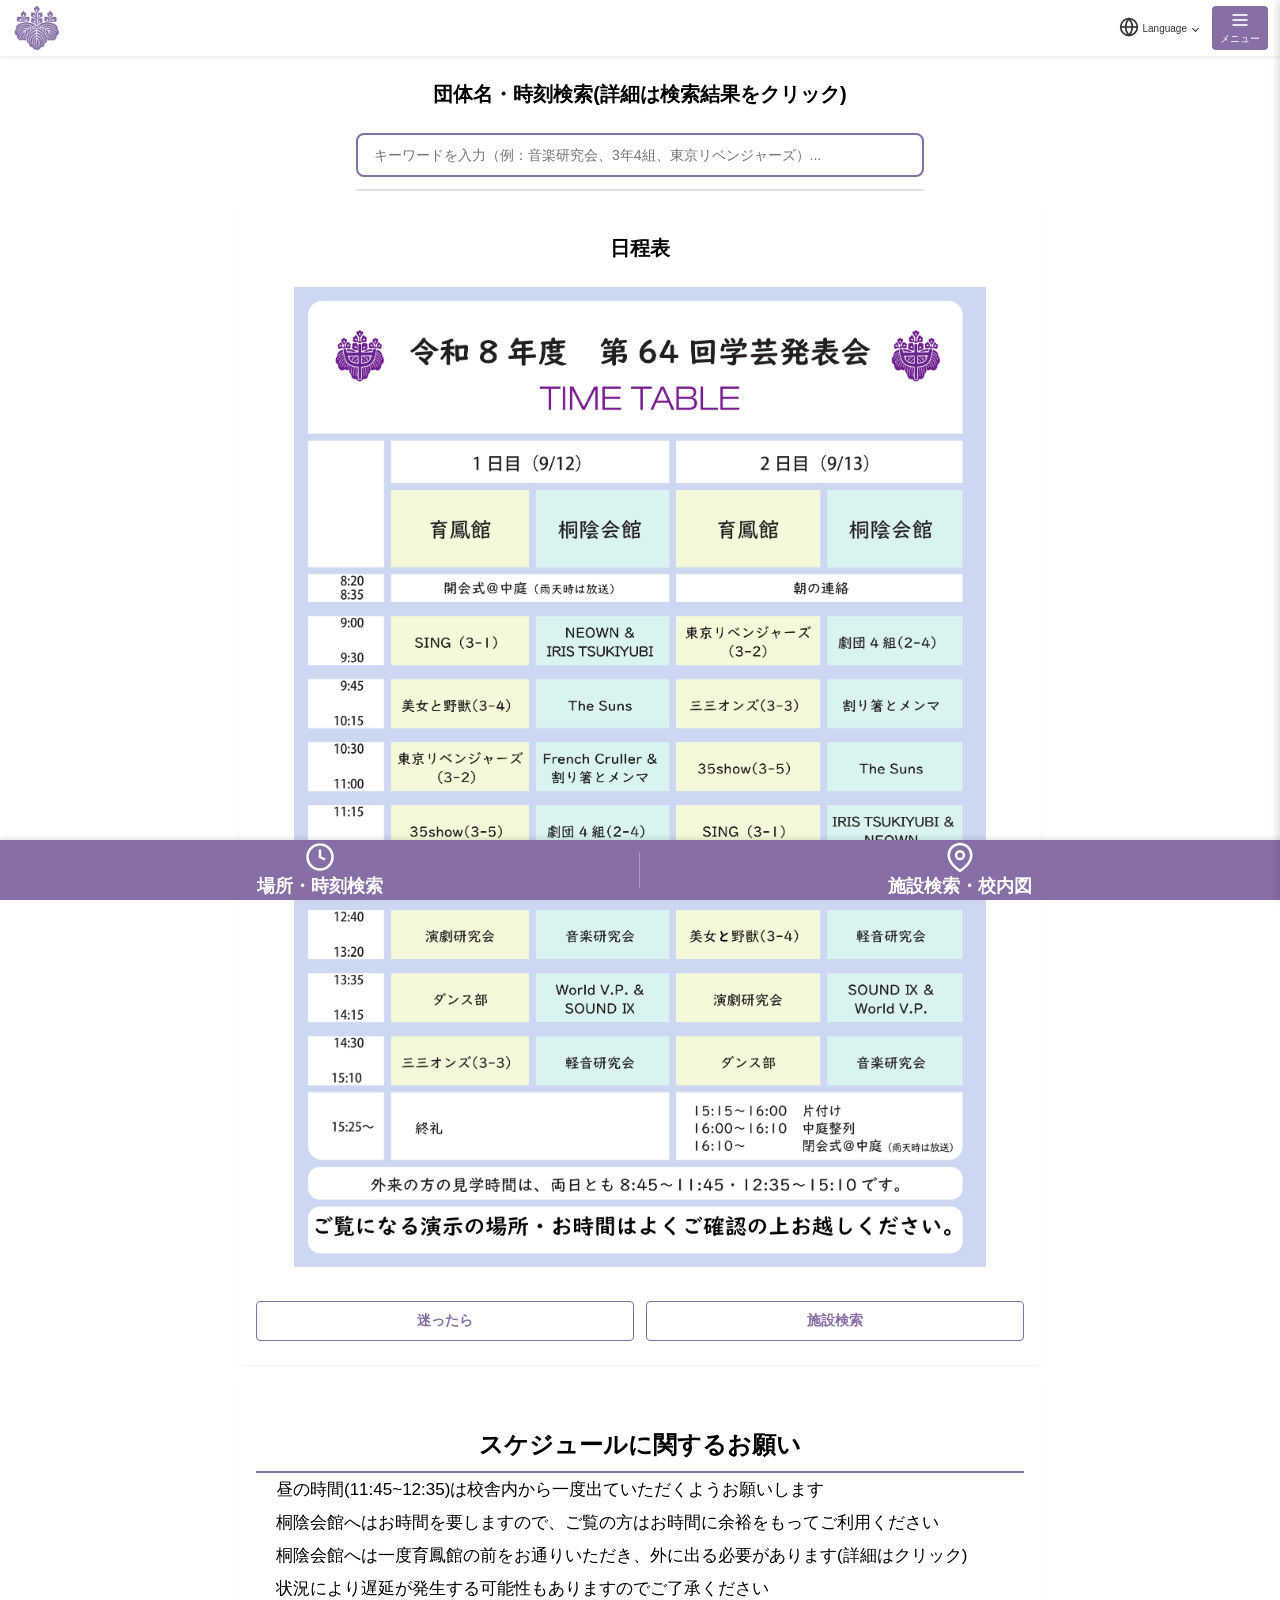
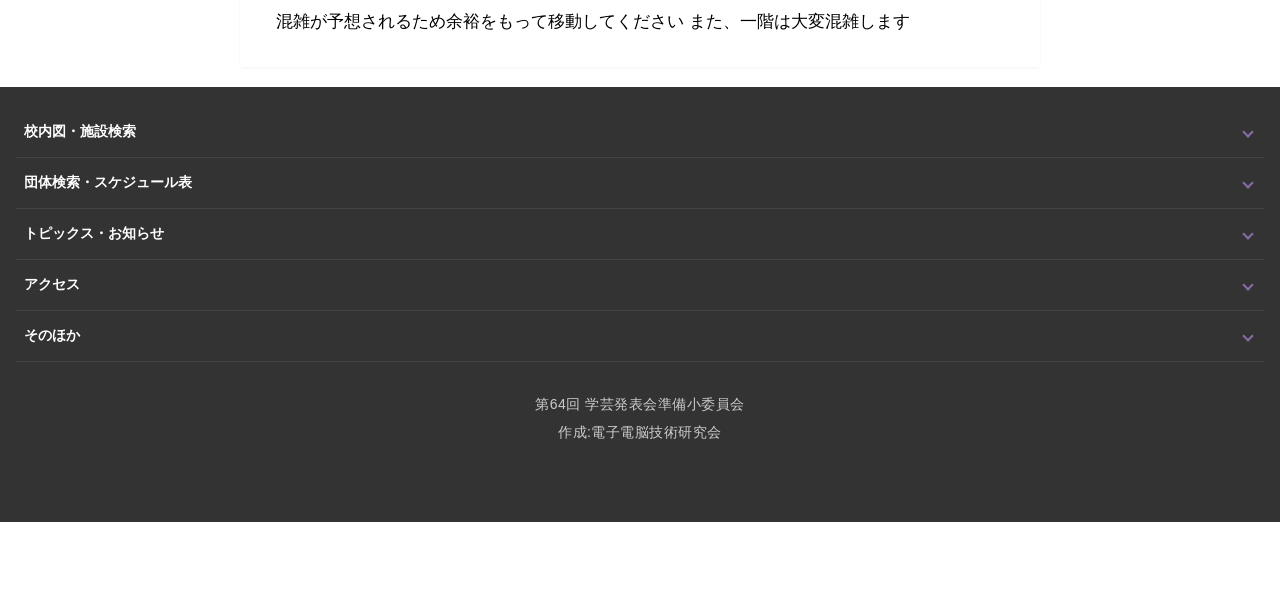
<file: schedule/index.html>
<!DOCTYPE html>
<html lang="ja">
<head>
  <meta charset="UTF-8">
  <meta name="viewport" content="width=device-width, initial-scale=1.0">
  <title>第64回 学芸発表会</title>
  <link rel="stylesheet" href="style.css">
  <link rel="icon" href="icon_Nobackground.png">
  <meta name="robots" content="noindex, nofollow">
</head>
<body>
  <header class="top-bar">
    <div class="header-logo">
      <a href="#">
        <img src="icon_Nobackground.png" alt="ロゴ" class="logo-img">
      </a>
    </div>
<div class="header-nav">    
<div class="header-item lang-dropdown">
    <button type="button" class="lang-btn" id="lang-btn">
      <svg class="header-icon" viewBox="0 0 24 24" fill="none" stroke="currentColor" stroke-width="2">
        <circle cx="12" cy="12" r="10"></circle>
        <line x1="2" y1="12" x2="22" y2="12"></line>
        <path d="M12 2a15.3 15.3 0 0 1 4 10 15.3 15.3 0 0 1-4 10 15.3 15.3 0 0 1-4-10 15.3 15.3 0 0 1 4-10z"></path>
      </svg>
      <span>Language</span>
      <span class="arrow-icon"></span>
    </button>

    <!-- 言語ページの外部リンク（メニュー） -->
    <ul class="lang-menu">
      <li><a href="index.html" class="active">日本語</a></li>
      <li><a href="index-en.html">English</a></li>
      <li><a href="index-zh.html">中文（簡体字）</a></li>
      <li><a href="index-tw.html">中文（繁体字）</a></li>
      <li><a href="index-ko.html">한국어</a></li>
    </ul>
  </div>

      <button class="header-item menu-btn" id="menuBtn">
        <svg class="header-icon" viewBox="0 0 24 24" fill="none" stroke="currentColor" stroke-width="2">
          <line x1="3" y1="6" x2="21" y2="6"></line>
          <line x1="3" y1="12" x2="21" y2="12"></line>
          <line x1="3" y1="18" x2="21" y2="18"></line>
        </svg>
        <span>メニュー</span>
      </button>
    </div>
  </header>
  <div class="menu-overlay" id="menuOverlay"></div>

  <nav class="drawer-menu" id="drawerMenu">
    <div class="drawer-header">
      <span>メニュー</span>
      <button class="close-btn" id="closeBtn">&times;</button>
    </div>
    <ul class="drawer-list">
      <li><a href="../index.html">ホーム</a></li>
      <li><a href="../onegai/index.html">校内図</a></li>
      <li><a href="../facility/index.html">施設案内</a></li>
      <li><a href="../schedule/index.html">団体・スケジュール検索</a></li>
      <li><a href="#">アクセス</a></li>
      <li><a href="../onegai/index.html">皆様へのお願い</a></li>
      <li><a href="#">お問い合わせ</a></li>
      <li><a href="#">作成:電子電脳技術研究会</a></li>
    </ul>
  </nav>
<div class="schedulenoticea">団体名・時刻検索(詳細は検索結果をクリック)</div>
<div class="search-container">
  <input type="text" id="search-input" class="search-input" placeholder="キーワードを入力（例：音楽研究会、3年4組、東京リベンジャーズ）...">
  
  <!-- 検索結果がここに動的生成されます -->
  <ul id="search-results" class="search-list"></ul>
  <p id="no-results" class="no-results" style="display: none;">該当する項目が見つかりません</p>
</div>

<!-- 外部データと検索処理スクリプトを読み込み -->
  <main class="content">
<div class="card fade-in-target">
  <p class="schedule">日程表</p>
  <img class="schedulepicture" src="学発日程表.png">
    <div class="card-buttons">
      <a href="#" class="btn-outline2">迷ったら</a>
      <a href="#" class="btn-outline2">施設検索</a>
    </div>
</div>
        <div class="card">
          <h2 class="topics">スケジュールに関するお願い</h2>
          <hr class="sikiri">
           <a class="topicpq">昼の時間(11:45~12:35)は校舎内から一度出ていただくようお願いします</a>
           <a class="topicpq">桐陰会館へはお時間を要しますので、ご覧の方はお時間に余裕をもってご利用ください</a>
           <a class="topicpq">桐陰会館へは一度育鳳館の前をお通りいただき、外に出る必要があります(詳細はクリック)</a>
           <a class="topicpq">状況により遅延が発生する可能性もありますのでご了承ください</a>
           <a class="topicpq">混雑が予想されるため余裕をもって移動してください また、一階は大変混雑します</a>
        </div>
  <footer class="site-footer">
    
    <!-- ★ ここから追加：フッターアコーディオン -->
    <div class="footer-accordion">
      
    
      <!-- メニュー項目 1 -->
      <div class="accordion-item">
        <button class="accordion-btn">
          <span>校内図・施設検索</span>
          <span class="arrow"></span>
        </button>
        <div class="accordion-content">
          <ul>
            <li><a href="../facility/index.html">校内施設検索・校内検索</a></li>
            <!--<li><a href="#">構内図</a></li>
            <li><a href="#">迷ったら</a></li>-->
          </ul>
        </div>
      </div>

      <!-- メニュー項目 2 -->
      <div class="accordion-item">
        <button class="accordion-btn">
          <span>団体検索・スケジュール表</span>
          <span class="arrow"></span>
        </button>
        <div class="accordion-content">
          <ul>
            <li><a href="../schedule/index.html">団体を探す・スケジュール検索</a></li>
            <!--<li><a href="#">スケジュール表・スケジュール検索</a></li>
            <li><a href="#">おすすめの団体を探す</a></li> -->
          </ul>
        </div>
      </div>

      <!-- メニュー項目 3 -->
      <div class="accordion-item">
        <button class="accordion-btn">
          <span>トピックス・お知らせ</span>
          <span class="arrow"></span>
        </button>
        <div class="accordion-content">
          <ul>
            <li><a href="../onegai/index.html">外来の皆様へのお願い</a></li>
            <!--<li><a href="#">皆様へのお知らせ</a></li>
            <li><a href="#">在校生向け</a></li>-->
          </ul>
        </div>
      </div>

      <!-- メニュー項目 4 -->
      <div class="accordion-item">
        <button class="accordion-btn">
          <span>アクセス</span>
          <span class="arrow"></span>
        </button>
        <div class="accordion-content">
          <ul>
            <li><a href="#">地下鉄(東京メトロ)ご利用の皆様</a></li>
            <li><a href="#">バス、そのほか徒歩などご利用の皆様</a></li>
          </ul>
        </div>
      </div>

      <!-- メニュー項目 5 -->
      <div class="accordion-item">
        <button class="accordion-btn">
          <span>そのほか</span>
          <span class="arrow"></span>
        </button>
        <div class="accordion-content">
          <ul>
            <li><a href="#">本校について</a></li>
            <li><a href="#">そのほかご案内</a></li>
          </ul>
        </div>
      </div>
    </div>

    <!-- 既存のクレジット表記 -->
    <div class="footer-inner">
      <p class="copyright">第64回 学芸発表会準備小委員会</p>
    </div>
    <div class="footer-inner">
      <a href="#"class="copyright">作成:電子電脳技術研究会</a>
    </div>

  </footer>

  <nav class="bottom-nav">
    <a href="#" class="bottom-nav-item">
      <svg class="nav-icon" viewBox="0 0 24 24" fill="none" stroke="currentColor" stroke-width="2">
        <circle cx="12" cy="12" r="10"></circle>
        <polyline points="12 6 12 12 16 14"></polyline>
      </svg>
      <span>場所・時刻検索</span>
    </a>

    <a href="#" class="bottom-nav-item">
            <svg class="nav-icon" viewBox="0 0 24 24" fill="none" stroke="currentColor" stroke-width="2" stroke-linecap="round" stroke-linejoin="round">
  <path d="M21 10.5c0 7.35-9 12.6-9 12.6s-9-5.25-9-12.6a9 9 0 0 1 18 0z"></path>
  <circle cx="12" cy="10.5" r="3.15"></circle>
</svg>
      <span>施設検索・校内図</span>
    </a>
  </nav>
<script src="data.js"></script>
<script src="search-data.js"></script>
</body>
</html>
</file>
<file: style.css>
/* リセット・共通設定 */
* {
  box-sizing: border-box;
  margin: 0;
  padding: 0;
}
.p{
  margin: 0;
}

body {
  font-family: sans-serif;
  /* フッター固定分、コンテンツ領域の下部に余白を確保 */
  padding-bottom: 80px;
  padding-top: 56px 
}

.top-bar {
  position: fixed;
  top: 0;
  left: 0;
  width: 100%;
  height: 56px;
  background-color: #ffffff;
  display: flex;
  align-items: center;
  justify-content: space-between;
  padding: 0 12px;
  box-shadow: 0 1px 4px rgba(0, 0, 0, 0.1);
  z-index: 1000;
}

/* ロゴエリア */
.header-logo a {
  display: flex;
  align-items: center;
}

.logo-img {
  height: 50px;      /* ヘッダーの高さ(56px)に合わせて高さを調整 */
  width: auto;       /* 横幅は自動計算で比率を維持 */
  display: block;
  object-fit: contain;
}

/* 右側ナビゲーションエリア */
.header-nav {
  display: flex;
  align-items: center;
  gap: 8px;
}

.header-item {
  display: flex;
  flex-direction: column;
  align-items: center;
  justify-content: center;
  text-decoration: none;
  background: none;
  border: none;
  color: #333333;
  font-size: 10px;
  cursor: pointer;
  padding: 4px 6px;
}

/* メニューボタン（赤背景にする場合） */
.menu-btn {
  background-color: #876ea7;
  color: #ffffff;
  border-radius: 4px;
  padding: 4px 8px;
}

.header-icon {
  width: 20px;
  height: 20px;
  margin-bottom: 2px;
}
/* -----------------------------------
 * 下部固定ナビゲーションのスタイル
 * ----------------------------------- */
.bottom-nav {
  position: fixed;
  bottom: 0;
  left: 0;
  width: 100%;
  height: 60px;
  display: flex;
  background-color: #876ea7; /* メインカラー（必要に応じて変更してください） */
  z-index: 1000;
  box-shadow: 0 -2px 5px rgba(0, 0, 0, 0.1);
  
  /* iPhoneのホームバー（Safe Area）対策 */
  padding-bottom: env(safe-area-inset-bottom);
  margin: 0;
}

.bottom-nav-item {
  flex: 1; /* 2つのボタンを等幅（50%ずつ）に設定 */
  display: flex;
  flex-direction: column;
  align-items: center;
  justify-content: center;
  color: #ffffff;
  text-decoration: none;
  font-size: 18px;
  font-weight: bold;
  position: relative;
  transition: background-color 0.2s ease;
}

/* ボタン同士の区切り線（右側に配置） */
.bottom-nav-item:not(:last-child)::after {
  content: "";
  position: absolute;
  right: 0;
  top: 20%;
  height: 60%;
  width: 1px;
  background-color: rgba(255, 255, 255, 0.3);
}

/* タップ時のフィードバック効果 */
.bottom-nav-item:active {
  background-color: rgba(0, 0, 0, 0.15);
}

/* アイコンサイズ設定 */
.nav-icon {
  width: 30px;
  height: 30px;
  margin-bottom: 2px;
}

.slideshow-container {
  position: relative;
  max-width: 800px;
  overflow: hidden;
  margin: auto;
  margin-bottom: 0px;
}

.slide {
  display: none;
  width: 100%;
}

.slide img {
  width: 100%;
  height: auto;
  display: block;
}

.fade {
  animation: fadeEffect 0.8s ease-in-out;
}

@keyframes fadeEffect {
  from { opacity: 0.4; }
  to { opacity: 1; }
}

/* 左右ボタン */
.prev, .next {
  cursor: pointer;
  position: absolute;
  top: 50%;
  transform: translateY(-50%);
  width: auto;
  padding: 12px 16px;
  color: #fff;
  font-weight: bold;
  font-size: 18px;
  user-select: none;
  background-color: rgba(0, 0, 0, 0.4);
  transition: background-color 0.3s;
  z-index: 10;
}

.next {
  right: 0;
  border-radius: 3px 0 0 3px;
}

.prev {
  left: 0;
  border-radius: 0 3px 3px 0;
}

.prev:hover, .next:hover {
  background-color: rgba(0, 0, 0, 0.8);
}

/* ドットインジケーター設定 */
.dots-container {
  position: absolute;
  bottom: 12px;
  left: 50%;
  transform: translateX(-50%);
  display: flex;
  gap: 8px;
  z-index: 10;
}

.dot {
  cursor: pointer;
  height: 10px;
  width: 10px;
  background-color: rgba(255, 255, 255, 0.5);
  border-radius: 50%;
  display: inline-block;
  transition: background-color 0.3s ease;
}

.dot.active, .dot:hover {
  background-color: #ffffff;
}
/* -----------------------------------
 * 背景色とメインセクション
 * ----------------------------------- */
.main-section {
  background-color: #f5f4ed; /* 画像のような薄いベージュ背景 */
  padding: 30px 16px;       /* 上下左右の余白 */
  min-height: 100vh;
}

/* カテゴリヘッダー（丸アイコン＋タイトル） */
.category-header {
  text-align: center;
  margin-bottom: 20px;
}

.icon-circle {
  width: 50px;
  height: 50px;
  background-color: #876ea7; /* アイコンの赤背景 */
  border-radius: 50%;
  display: flex;
  align-items: center;
  justify-content: center;
  margin: 0 auto 10px;
  color: #ffffff;
}

.icon-circle svg {
  width: 28px;
  height: 28px;
  stroke: #ffffff;
}

.category-title {
  font-size: 16px;
  font-weight: bold;
  color: #333333;
}

/* -----------------------------------
 * 白いカードスタイル
 * ----------------------------------- */
.card {
  background-color: #ffffff;
  border-radius: 4px;
  padding: 24px 16px;
  max-width: 800px;
  margin: 0 auto 20px; /* 中央寄せ＆下のカードとの余白 */
  box-shadow: 0 1px 3px rgba(0, 0, 0, 0.05); /* かすかな影 */
  text-align: center;
}

.card-icon svg {
  width: 48px;
  height: 48px;
  margin-bottom: 8px;
}

.card-title {
  font-size: 16px;
  font-weight: bold;
  color: #333333;
  margin-bottom: 20px;
}

/* ボタン配置（横並び） */
.card-buttons {
  display: flex;
  gap: 12px;
  justify-content: center;
}

/* 赤枠のボタン */
.btn-outline {
  flex: 1;
  display: block;
  padding: 10px 0;
  border: 1px solid #876ea7;
  border-radius: 4px;
  color: #876ea7;
  text-decoration: none;
  font-size: 14px;
  font-weight: bold;
  background-color: #ffffff;
  transition: all 0.2s ease;
}

.btn-outline:active {
  background-color: #876ea7;
  color: #ffffff;
}
p{
  margin-bottom: 10px;
}
.topics{
  margin-top: 20px;
  margin-bottom: 10px;
  text-align: center;
}
/*トピックスの下の線*/
.sikiri{
  border: none;
  border-bottom: 2px solid #876ea7;
  margin: 5px 0 5px 0;
/*トピックスのニュース間の線*/
}
.partition{
  border: none;
  margin-top: 3px;
  margin-bottom: 3px;
  border-bottom: 1px solid #d8d7d7;
}
.card_nonecenter {
  background-color: #ffffff;
  border-radius: 4px;
  padding: 24px 16px;
  max-width: 800px;
  margin: 0 auto 20px; /* 中央寄せ＆下のカードとの余白 */
  box-shadow: 0 1px 3px rgba(0, 0, 0, 0.05); /* かすかな影 */
  text-align: center;
}
.topicp{
  font-size: 17px;
  text-align: left;
  justify-content: left;
  margin-left: 20px;
}
a{
  display: block;
}
/* --- スクロールで表示させる要素の初期状態 --- */
.fade-in-target {
  opacity: 0;                   /* 最初は透明 */
  transform: translateY(30px);   /* ちょっと下に落としておく */
  transition: opacity 0.6s ease, transform 0.6s ease; /* 浮き上がる速度 */
}

.fade-in-target_murasaki {
  opacity: 0;                   /* 最初は透明 */
  transform: translateY(30px);   /* ちょっと下に落としておく */
  transition: opacity 0.6s ease, transform 0.6s ease; /* 浮き上がる速度 */
  background-color: #876ea7;
}

/* --- 画面に入った時にJSで付与するクラス --- */
.fade-in-target.is-show {
  opacity: 1;                   /* くっきり表示 */
  transform: translateY(0);      /* 元の位置に戻る */
}
body{
  padding-bottom:80px
  padding-top 56px;
}
.site-footer {
  background-color: #333333; /* ダークグレー背景（メインカラーに合わせて変更OK） */
  color: #ffffff;
  padding-top: 20px;
  padding-left: 16px;
  padding-right: 16px;
  padding-bottom: calc(80px + env(safe-area-inset-bottom));
  text-align: center;
  margin:0;
}

.copyright {
  margin: 0;
  font-size: 14px;
  color: #cccccc;
  letter-spacing: 0.5px;
  text-decoration: none;
}

.copyright2 {
  font-size: 15px;
  color: #cccccc;
  letter-spacing: 0.5px;
}
/* -----------------------------------
 * フッターアコーディオンのスタイル
 * ----------------------------------- */
.footer-accordion {
  width: 100%;
  margin-bottom: 24px;
  text-align: left;
}

.accordion-item {
  border-bottom: 1px solid #444444; /* 画像のような区切り線 */
}

/* ボタン部分 */
.accordion-btn {
  width: 100%;
  padding: 16px 8px;
  background: none;
  border: none;
  color: #ffffff;
  font-size: 14px;
  font-weight: bold;
  display: flex;
  justify-content: space-between;
  align-items: center;
  cursor: pointer;
}

/* 右側の赤矢印（∨） */
.accordion-btn .arrow {
  width: 8px;
  height: 8px;
  border-right: 2px solid #876ea7; /* 赤い矢印 */
  border-bottom: 2px solid #876ea7;
  transform: rotate(45deg);
  transition: transform 0.3s ease;
  margin-right: 4px;
}

/* アコーディオンが開いた時（矢印が上を向く） */
.accordion-item.is-open .arrow {
  transform: rotate(-135deg);
}

/* 開閉の中身（初期状態は非表示） */
.accordion-content {
  max-height: 0;
  overflow: hidden;
  transition: max-height 0.3s ease;
  background-color: #2a2a2a; /* 開いた時の少し濃い背景 */
}

.accordion-content ul {
  list-style: none;
  padding: 12px 16px;
}

.accordion-content li a {
  display: block;
  padding: 8px 0;
  color: #cccccc;
  text-decoration: none;
  font-size: 13px;
}

/* --- 開閉する中身のエリア --- */
.accordion-content {
  max-height: 0;
  overflow: hidden;
  transition: max-height 0.3s ease;
  background-color: #555555; /* 画像通りの少し明るいグレー背景 */
}

.accordion-content ul {
  list-style: none;
  padding: 0;
  margin: 0;
}

/* 各リスト項目の枠線 */
.accordion-content li {
  border-bottom: 1px solid #666666; /* 項目ごとの薄い区切り線 */
}

.accordion-content li:last-child {
  border-bottom: none; /* 一番下の線は消す */
}

/* リンクテキストと「>」アイコン */
.accordion-content li a {
  display: flex;
  align-items: center;
  padding: 14px 16px;
  color: #ffffff;
  text-decoration: none;
  font-size: 13px;
  font-weight: bold;
}

/* 左側の「>」矢印マーク */
.accordion-content li a::before {
  content: "";
  display: inline-block;
  width: 6px;
  height: 6px;
  border-right: 2px solid #ffffff;
  border-bottom: 2px solid #ffffff;
  transform: rotate(-45deg); /* 右向きの > に回転 */
  margin-right: 12px;
  flex-shrink: 0;
}

/* タップ時の背景色変化 */
.accordion-content li a:active {
  background-color: #444444;
}

/* クレジットとの間の位置調整 */
.footer-inner {
  padding-top: 10px;
}

/* -----------------------------------
 * ヘッダー言語切り替えドロップダウン
 * ----------------------------------- */
.lang-dropdown {
  position: relative;
  display: inline-block;
}

/* ボタン部分（元のaタグっぽく見せるスタイル） */
.lang-btn {
  background: none;
  border: none;
  padding: 0;
  color: inherit;
  font: inherit;
  cursor: pointer;
  display: flex;
  align-items: center;
  gap: 4px;
}

/* 小さな下矢印（∨）を追加 */
.lang-btn .arrow-icon {
  width: 5px;
  height: 5px;
  border-right: 1.5px solid currentColor;
  border-bottom: 1.5px solid currentColor;
  transform: rotate(45deg);
  margin-left: 2px;
  transition: transform 0.2s ease;
}

/* メニューが開いた時に矢印を上に向ける */
.lang-dropdown.is-open .arrow-icon {
  transform: rotate(-135deg);
}

/* 下にふわっと出るメニュー枠 */
.lang-menu {
  display: none;
  position: absolute;
  top: 100%;
  right: 0;
  margin-top: 8px;
  background-color: #ffffff;
  border: 1px solid #e0e0e0;
  border-radius: 8px;
  box-shadow: 0 4px 12px rgba(0, 0, 0, 0.15);
  list-style: none;
  padding: 6px 0;
  min-width: 130px;
  z-index: 1000;
}

/* is-openクラスがついたら表示 */
.lang-dropdown.is-open .lang-menu {
  display: block;
}

/* メニュー内のリンク */
.lang-menu li a {
  display: block;
  padding: 8px 16px;
  color: #333333;
  text-decoration: none;
  font-size: 13px;
  white-space: nowrap;
}

.lang-menu li a:hover {
  background-color: #f5f4ed;
}

/* 現在開いている言語の強調 */
.lang-menu li a.active {
  font-weight: bold;
  color: #876ea7;
}

/* -----------------------------------
 * ハンバーガー（ドロワー）メニュー
 * ----------------------------------- */

/* 1. 背景の暗がり（初期状態は非表示） */
.menu-overlay {
  position: fixed;
  top: 0;
  left: 0;
  width: 100%;
  height: 100%;
  background-color: rgba(0, 0, 0, 0.5);
  z-index: 2000; /* ヘッダーより上 */
  opacity: 0;
  visibility: hidden;
  transition: all 0.3s ease;
}

/* 2. スライドメニュー本体（初期状態は画面右側に隠す） */
.drawer-menu {
  position: fixed;
  top: 0;
  right: -280px; /* 横幅分だけ右に移動させて隠す */
  width: 280px;
  height: 100%;
  background-color: #ffffff;
  z-index: 2001; /* オーバーレイより上 */
  transition: right 0.3s ease;
  box-shadow: -2px 0 8px rgba(0, 0, 0, 0.15);
  display: flex;
  flex-direction: column;
}

/* 3. メニューが開いた時のスタイル（JSでopenが付与される） */
.menu-overlay.is-open {
  opacity: 1;
  visibility: visible;
}

.drawer-menu.is-open {
  right: 0; /* 画面内にスライドイン */
}

/* メニュー内部のパーツ */
.drawer-header {
  display: flex;
  justify-content: space-between;
  align-items: center;
  padding: 16px;
  background-color: #876ea7; /* テーマカラー */
  color: #ffffff;
  font-weight: bold;
}

.close-btn {
  background: none;
  border: none;
  color: #ffffff;
  font-size: 28px;
  cursor: pointer;
  line-height: 1;
}

.drawer-list {
  list-style: none;
  padding: 0;
  margin: 0;
  overflow-y: auto; /* 長くなったらスクロール */
}

.drawer-list li a {
  display: block;
  padding: 16px 20px;
  color: #333333;
  text-decoration: none;
  border-bottom: 1px solid #eee;
  font-weight: bold;
  font-size: 14px;
}

.drawer-list li a:active {
  background-color: #f5f5f5;
}

.schedule{
  font-family: sans-serif;
  font-weight: bold;
  font-size: 20px;
  margin-bottom: 25px;
}

.schedulepicture{
  width: 90%;
  margin-bottom: 30px;
}

.btn-outline2 {
  flex: 1;
  display: block;
  padding: 10px 0;
  border: 1px solid #876ea7;
  border-radius: 4px;
  color: #876ea7;
  text-decoration: none;
  font-size: 14px;
  font-weight: bold;
  background-color: #ffffff;
  transition: all 0.2s ease;
  width: 80%;
}

.main-section2{
  background-color: #f5f4ed; /* 画像のような薄いベージュ背景 */
  padding: 30px 16px;       /* 上下左右の余白 */
  min-height: 100vh;
}

/* -----------------------------------
 * お知らせ・お願いごとバナー枠（シンプル版）
 * ----------------------------------- */
.info-banner {
  display: flex;
  align-items: center;
  background-color: #fff5f2;     /* 薄いピンク系背景 */
  border: 1px solid #f9aaa1;     /* 薄い赤系の枠線 */
  border-radius: 8px;            /* ★全体の角丸を残す */           /* 左の帯も角丸に合わせてカット */
  max-width: 800px;
  margin: 20px auto;
  box-shadow: 0 1px 3px rgba(0, 0, 0, 0.05);
  margin-top: 0px;
}

/* 左側の帯（濃いサーモンピンク） */


/* 「i」アイコン */

/* 中央テキスト */
.info-banner-text {
  flex: 1;
  padding: 14px 18px;
  font-size: 14px;
  font-weight: bold;
  color: #222222;
  line-height: 1.6;
}
.notice{
  color:#876ea7;
  font-weight: 600;
}
/* アイコンを中央寄せにする親枠 */
.card-icon {
  display: flex;
  justify-content: center;
  align-items: center;
  height: 40px;
  margin-bottom: 12px;
}

/* -----------------------------------
 * 1. スケジュール表（カレンダーアイコン）
 * ----------------------------------- */
.icon-calendar {
  width: 28px;
  height: 24px;
  border: 3px solid #876ea7;
  border-radius: 4px;
  position: relative;
  box-sizing: border-box;
}

/* カレンダー上部の横線（赤い帯） */
.icon-calendar::before {
  content: "";
  position: absolute;
  top: 3px;
  left: 0;
  width: 100%;
  height: 3px;
  background-color: #876ea7;
}


/* -----------------------------------
 * 2. 校内図（マップピンアイコン）
 * ----------------------------------- */
.icon-pin {
  width: 22px;
  height: 22px;
  border: 3px solid #876ea7;
  border-radius: 50% 50% 50% 0; /* 右下だけ角を残してしずく型に */
  transform: rotate(-45deg);    /* 45度回転させてピンの形にする */
  box-sizing: border-box;
  margin-top: -6px;            /* 位置の微調整 */
}


/* -----------------------------------
 * 3. よくある質問（FAQ / ?マークアイコン）
 * ----------------------------------- */
.icon-faq {
  width: 30px;
  height: 30px;
  border: 3px solid #876ea7;
  border-radius: 50%;           /* 丸囲み */
  color: #876ea7;
  font-weight: bold;
  font-size: 18px;
  display: flex;
  align-items: center;
  justify-content: center;
  box-sizing: border-box;
  line-height: 1;
}
</file>
<file: facility/style.css>
/* リセット・共通設定 */
* {
  box-sizing: border-box;
  margin: 0;
  padding: 0;
}
.p{
  margin: 0;
}

.schedulenotice{
  font-family: sans-serif;
  font-weight: bold;
  font-size: 20px;
  margin-bottom: 25px;
  text-align: center;
}

.schedulenoticea{
  font-family: sans-serif;
  font-weight: bold;
  font-size: 25px;
  margin-bottom: 25px;
  text-align: center;
  margin-top: 25px; 
}
.schedulenoticeb{
  font-family: sans-serif;
  font-weight: bold;
  font-size: 20px;
  margin-bottom: 25px;
  text-align: center;
  margin-top: 25px; 
}

body {
  font-family: sans-serif;
  /* フッター固定分、コンテンツ領域の下部に余白を確保 */
  padding-bottom: 80px;
  padding-top: 56px 
}

.top-bar {
  position: fixed;
  top: 0;
  left: 0;
  width: 100%;
  height: 56px;
  background-color: #ffffff;
  display: flex;
  align-items: center;
  justify-content: space-between;
  padding: 0 12px;
  box-shadow: 0 1px 4px rgba(0, 0, 0, 0.1);
  z-index: 1000;
}

/* ロゴエリア */
.header-logo a {
  display: flex;
  align-items: center;
}

.logo-img {
  height: 50px;      /* ヘッダーの高さ(56px)に合わせて高さを調整 */
  width: auto;       /* 横幅は自動計算で比率を維持 */
  display: block;
  object-fit: contain;
}

/* 右側ナビゲーションエリア */
.header-nav {
  display: flex;
  align-items: center;
  gap: 8px;
}

.header-item {
  display: flex;
  flex-direction: column;
  align-items: center;
  justify-content: center;
  text-decoration: none;
  background: none;
  border: none;
  color: #333333;
  font-size: 10px;
  cursor: pointer;
  padding: 4px 6px;
}

/* メニューボタン（赤背景にする場合） */
.menu-btn {
  background-color: #876ea7;
  color: #ffffff;
  border-radius: 4px;
  padding: 4px 8px;
}

.header-icon {
  width: 20px;
  height: 20px;
  margin-bottom: 2px;
}
/* -----------------------------------
 * 下部固定ナビゲーションのスタイル
 * ----------------------------------- */
.bottom-nav {
  position: fixed;
  bottom: 0;
  left: 0;
  width: 100%;
  height: 60px;
  display: flex;
  background-color: #876ea7; /* メインカラー（必要に応じて変更してください） */
  z-index: 1000;
  box-shadow: 0 -2px 5px rgba(0, 0, 0, 0.1);
  
  /* iPhoneのホームバー（Safe Area）対策 */
  padding-bottom: env(safe-area-inset-bottom);
  margin: 0;
}

.bottom-nav-item {
  flex: 1; /* 2つのボタンを等幅（50%ずつ）に設定 */
  display: flex;
  flex-direction: column;
  align-items: center;
  justify-content: center;
  color: #ffffff;
  text-decoration: none;
  font-size: 18px;
  font-weight: bold;
  position: relative;
  transition: background-color 0.2s ease;
}

/* ボタン同士の区切り線（右側に配置） */
.bottom-nav-item:not(:last-child)::after {
  content: "";
  position: absolute;
  right: 0;
  top: 20%;
  height: 60%;
  width: 1px;
  background-color: rgba(255, 255, 255, 0.3);
}

/* タップ時のフィードバック効果 */
.bottom-nav-item:active {
  background-color: rgba(0, 0, 0, 0.15);
}

/* アイコンサイズ設定 */
.nav-icon {
  width: 30px;
  height: 30px;
  margin-bottom: 2px;
}

.slideshow-container {
  position: relative;
  max-width: 800px;
  overflow: hidden;
  margin: auto;
  margin-bottom: 0px;
}

.slide {
  display: none;
  width: 100%;
}

.slide img {
  width: 100%;
  height: auto;
  display: block;
}

.fade {
  animation: fadeEffect 0.8s ease-in-out;
}

@keyframes fadeEffect {
  from { opacity: 0.4; }
  to { opacity: 1; }
}

/* 左右ボタン */
.prev, .next {
  cursor: pointer;
  position: absolute;
  top: 50%;
  transform: translateY(-50%);
  width: auto;
  padding: 12px 16px;
  color: #fff;
  font-weight: bold;
  font-size: 18px;
  user-select: none;
  background-color: rgba(0, 0, 0, 0.4);
  transition: background-color 0.3s;
  z-index: 10;
}

.next {
  right: 0;
  border-radius: 3px 0 0 3px;
}

.prev {
  left: 0;
  border-radius: 0 3px 3px 0;
}

.prev:hover, .next:hover {
  background-color: rgba(0, 0, 0, 0.8);
}

/* ドットインジケーター設定 */
.dots-container {
  position: absolute;
  bottom: 12px;
  left: 50%;
  transform: translateX(-50%);
  display: flex;
  gap: 8px;
  z-index: 10;
}

.dot {
  cursor: pointer;
  height: 10px;
  width: 10px;
  background-color: rgba(255, 255, 255, 0.5);
  border-radius: 50%;
  display: inline-block;
  transition: background-color 0.3s ease;
}

.dot.active, .dot:hover {
  background-color: #ffffff;
}
/* -----------------------------------
 * 背景色とメインセクション
 * ----------------------------------- */
.main-section {
  background-color: #f5f4ed; /* 画像のような薄いベージュ背景 */
  padding: 30px 16px;       /* 上下左右の余白 */
  min-height: 100vh;
}

/* カテゴリヘッダー（丸アイコン＋タイトル） */
.category-header {
  text-align: center;
  margin-bottom: 20px;
}

.icon-circle {
  width: 50px;
  height: 50px;
  background-color: #876ea7; /* アイコンの赤背景 */
  border-radius: 50%;
  display: flex;
  align-items: center;
  justify-content: center;
  margin: 0 auto 10px;
  color: #ffffff;
}

.icon-circle svg {
  width: 28px;
  height: 28px;
  stroke: #ffffff;
}

.category-title {
  font-size: 16px;
  font-weight: bold;
  color: #333333;
}

/* -----------------------------------
 * 白いカードスタイル
 * ----------------------------------- */
.card {
  background-color: #ffffff;
  border-radius: 4px;
  padding: 24px 16px;
  max-width: 800px;
  margin: 0 auto 20px; /* 中央寄せ＆下のカードとの余白 */
  box-shadow: 0 1px 3px rgba(0, 0, 0, 0.05); /* かすかな影 */
  text-align: center;
}

.card-icon svg {
  width: 48px;
  height: 48px;
  margin-bottom: 8px;
}

.card-title {
  font-size: 16px;
  font-weight: bold;
  color: #333333;
  margin-bottom: 20px;
}

/* ボタン配置（横並び） */
.card-buttons {
  display: flex;
  gap: 12px;
  justify-content: center;
}

/* 赤枠のボタン */
.btn-outline {
  flex: 1;
  display: block;
  padding: 10px 0;
  border: 1px solid #876ea7;
  border-radius: 4px;
  color: #876ea7;
  text-decoration: none;
  font-size: 14px;
  font-weight: bold;
  background-color: #ffffff;
  transition: all 0.2s ease;
}

.btn-outline:active {
  background-color: #876ea7;
  color: #ffffff;
}
p{
  margin-bottom: 10px;
}
.topics{
  margin-top: 20px;
  margin-bottom: 10px;
  text-align: center;
}
/*トピックスの下の線*/
.sikiri{
  border: none;
  border-bottom: 2px solid #876ea7;
  margin: 5px 0 5px 0;
/*トピックスのニュース間の線*/
}
.partition{
  border: none;
  margin-top: 3px;
  margin-bottom: 3px;
  border-bottom: 1px solid #d8d7d7;
}
.card_nonecenter {
  background-color: #ffffff;
  border-radius: 4px;
  padding: 24px 16px;
  max-width: 800px;
  margin: 0 auto 20px; /* 中央寄せ＆下のカードとの余白 */
  box-shadow: 0 1px 3px rgba(0, 0, 0, 0.05); /* かすかな影 */
  text-align: center;
}
.topicp{
  font-size: 17px;
  text-align: left;
  justify-content: left;
  margin-left: 20px;
}
.topicpq{
  font-size: 17px;
  text-align: left;
  justify-content: left;
  margin-left: 20px;
  margin-bottom: 10px;
  font-weight: 500;
}.topicevery{
  justify-content: left;
  margin-bottom: 10px;;
  font-weight: 500;
  font-size: 20px;
}
a{
  display: block;
}
/* --- スクロールで表示させる要素の初期状態 --- */
.fade-in-target {
  opacity: 0;                   /* 最初は透明 */
  transform: translateY(30px);   /* ちょっと下に落としておく */
  transition: opacity 0.6s ease, transform 0.6s ease; /* 浮き上がる速度 */
}

.fade-in-target_murasaki {
  opacity: 0;                   /* 最初は透明 */
  transform: translateY(30px);   /* ちょっと下に落としておく */
  transition: opacity 0.6s ease, transform 0.6s ease; /* 浮き上がる速度 */
  background-color: #876ea7;
}

/* --- 画面に入った時にJSで付与するクラス --- */
.fade-in-target.is-show {
  opacity: 1;                   /* くっきり表示 */
  transform: translateY(0);      /* 元の位置に戻る */
}
body{
  padding-bottom:80px
  padding-top 56px;
}
.site-footer {
  background-color: #333333; /* ダークグレー背景（メインカラーに合わせて変更OK） */
  color: #ffffff;
  padding-top: 20px;
  padding-left: 16px;
  padding-right: 16px;
  padding-bottom: calc(80px + env(safe-area-inset-bottom));
  text-align: center;
  margin:0;
}

.copyright {
  margin: 0;
  font-size: 14px;
  color: #cccccc;
  letter-spacing: 0.5px;
  text-decoration: none;
}

.copyright2 {
  font-size: 15px;
  color: #cccccc;
  letter-spacing: 0.5px;
}
/* -----------------------------------
 * フッターアコーディオンのスタイル
 * ----------------------------------- */
.footer-accordion {
  width: 100%;
  margin-bottom: 24px;
  text-align: left;
}

.accordion-item {
  border-bottom: 1px solid #444444; /* 画像のような区切り線 */
}

/* ボタン部分 */
.accordion-btn {
  width: 100%;
  padding: 16px 8px;
  background: none;
  border: none;
  color: #ffffff;
  font-size: 14px;
  font-weight: bold;
  display: flex;
  justify-content: space-between;
  align-items: center;
  cursor: pointer;
}

/* 右側の赤矢印（∨） */
.accordion-btn .arrow {
  width: 8px;
  height: 8px;
  border-right: 2px solid #876ea7; /* 赤い矢印 */
  border-bottom: 2px solid #876ea7;
  transform: rotate(45deg);
  transition: transform 0.3s ease;
  margin-right: 4px;
}

/* アコーディオンが開いた時（矢印が上を向く） */
.accordion-item.is-open .arrow {
  transform: rotate(-135deg);
}

/* 開閉の中身（初期状態は非表示） */
.accordion-content {
  max-height: 0;
  overflow: hidden;
  transition: max-height 0.3s ease;
  background-color: #2a2a2a; /* 開いた時の少し濃い背景 */
}

.accordion-content ul {
  list-style: none;
  padding: 12px 16px;
}

.accordion-content li a {
  display: block;
  padding: 8px 0;
  color: #cccccc;
  text-decoration: none;
  font-size: 13px;
}

/* --- 開閉する中身のエリア --- */
.accordion-content {
  max-height: 0;
  overflow: hidden;
  transition: max-height 0.3s ease;
  background-color: #555555; /* 画像通りの少し明るいグレー背景 */
}

.accordion-content ul {
  list-style: none;
  padding: 0;
  margin: 0;
}

/* 各リスト項目の枠線 */
.accordion-content li {
  border-bottom: 1px solid #666666; /* 項目ごとの薄い区切り線 */
}

.accordion-content li:last-child {
  border-bottom: none; /* 一番下の線は消す */
}

/* リンクテキストと「>」アイコン */
.accordion-content li a {
  display: flex;
  align-items: center;
  padding: 14px 16px;
  color: #ffffff;
  text-decoration: none;
  font-size: 13px;
  font-weight: bold;
}

/* 左側の「>」矢印マーク */
.accordion-content li a::before {
  content: "";
  display: inline-block;
  width: 6px;
  height: 6px;
  border-right: 2px solid #ffffff;
  border-bottom: 2px solid #ffffff;
  transform: rotate(-45deg); /* 右向きの > に回転 */
  margin-right: 12px;
  flex-shrink: 0;
}

/* タップ時の背景色変化 */
.accordion-content li a:active {
  background-color: #444444;
}

/* クレジットとの間の位置調整 */
.footer-inner {
  padding-top: 10px;
}

/* -----------------------------------
 * ヘッダー言語切り替えドロップダウン
 * ----------------------------------- */
.lang-dropdown {
  position: relative;
  display: inline-block;
}

/* ボタン部分（元のaタグっぽく見せるスタイル） */
.lang-btn {
  background: none;
  border: none;
  padding: 0;
  color: inherit;
  font: inherit;
  cursor: pointer;
  display: flex;
  align-items: center;
  gap: 4px;
}

/* 小さな下矢印（∨）を追加 */
.lang-btn .arrow-icon {
  width: 5px;
  height: 5px;
  border-right: 1.5px solid currentColor;
  border-bottom: 1.5px solid currentColor;
  transform: rotate(45deg);
  margin-left: 2px;
  transition: transform 0.2s ease;
}

/* メニューが開いた時に矢印を上に向ける */
.lang-dropdown.is-open .arrow-icon {
  transform: rotate(-135deg);
}

/* 下にふわっと出るメニュー枠 */
.lang-menu {
  display: none;
  position: absolute;
  top: 100%;
  right: 0;
  margin-top: 8px;
  background-color: #ffffff;
  border: 1px solid #e0e0e0;
  border-radius: 8px;
  box-shadow: 0 4px 12px rgba(0, 0, 0, 0.15);
  list-style: none;
  padding: 6px 0;
  min-width: 130px;
  z-index: 1000;
}

/* is-openクラスがついたら表示 */
.lang-dropdown.is-open .lang-menu {
  display: block;
}

/* メニュー内のリンク */
.lang-menu li a {
  display: block;
  padding: 8px 16px;
  color: #333333;
  text-decoration: none;
  font-size: 13px;
  white-space: nowrap;
}

.lang-menu li a:hover {
  background-color: #f5f4ed;
}

/* 現在開いている言語の強調 */
.lang-menu li a.active {
  font-weight: bold;
  color: #876ea7;
}

/* -----------------------------------
 * ハンバーガー（ドロワー）メニュー
 * ----------------------------------- */

/* 1. 背景の暗がり（初期状態は非表示） */
.menu-overlay {
  position: fixed;
  top: 0;
  left: 0;
  width: 100%;
  height: 100%;
  background-color: rgba(0, 0, 0, 0.5);
  z-index: 2000; /* ヘッダーより上 */
  opacity: 0;
  visibility: hidden;
  transition: all 0.3s ease;
}

/* 2. スライドメニュー本体（初期状態は画面右側に隠す） */
.drawer-menu {
  position: fixed;
  top: 0;
  right: -280px; /* 横幅分だけ右に移動させて隠す */
  width: 280px;
  height: 100%;
  background-color: #ffffff;
  z-index: 2001; /* オーバーレイより上 */
  transition: right 0.3s ease;
  box-shadow: -2px 0 8px rgba(0, 0, 0, 0.15);
  display: flex;
  flex-direction: column;
}

/* 3. メニューが開いた時のスタイル（JSでopenが付与される） */
.menu-overlay.is-open {
  opacity: 1;
  visibility: visible;
}

.drawer-menu.is-open {
  right: 0; /* 画面内にスライドイン */
}

/* メニュー内部のパーツ */
.drawer-header {
  display: flex;
  justify-content: space-between;
  align-items: center;
  padding: 16px;
  background-color: #876ea7; /* テーマカラー */
  color: #ffffff;
  font-weight: bold;
}

.close-btn {
  background: none;
  border: none;
  color: #ffffff;
  font-size: 28px;
  cursor: pointer;
  line-height: 1;
}

.drawer-list {
  list-style: none;
  padding: 0;
  margin: 0;
  overflow-y: auto; /* 長くなったらスクロール */
}

.drawer-list li a {
  display: block;
  padding: 16px 20px;
  color: #333333;
  text-decoration: none;
  border-bottom: 1px solid #eee;
  font-weight: bold;
  font-size: 14px;
}

.drawer-list li a:active {
  background-color: #f5f5f5;
}

.schedule{
  font-family: sans-serif;
  font-weight: bold;
  font-size: 20px;
  margin-bottom: 25px;
}

.schedulepicture{
  width: 90%;
  margin-bottom: 30px;
}

.btn-outline2 {
  flex: 1;
  display: block;
  padding: 10px 0;
  border: 1px solid #876ea7;
  border-radius: 4px;
  color: #876ea7;
  text-decoration: none;
  font-size: 14px;
  font-weight: bold;
  background-color: #ffffff;
  transition: all 0.2s ease;
  width: 80%;
}

.main-section2{
  background-color: #f5f4ed; /* 画像のような薄いベージュ背景 */
  padding: 30px 16px;       /* 上下左右の余白 */
  min-height: 100vh;
}

/* -----------------------------------
 * お知らせ・お願いごとバナー枠（シンプル版）
 * ----------------------------------- */
.info-banner {
  display: flex;
  align-items: center;
  background-color: #fff5f2;     /* 薄いピンク系背景 */
  border: 1px solid #f9aaa1;     /* 薄い赤系の枠線 */
  border-radius: 8px;            /* ★全体の角丸を残す */           /* 左の帯も角丸に合わせてカット */
  max-width: 800px;
  margin: 20px auto;
  box-shadow: 0 1px 3px rgba(0, 0, 0, 0.05);
  margin-top: 0px;
}

/* 左側の帯（濃いサーモンピンク） */


/* 「i」アイコン */

/* 中央テキスト */
.info-banner-text {
  flex: 1;
  padding: 14px 18px;
  font-size: 14px;
  font-weight: bold;
  color: #222222;
  line-height: 1.6;
}
.notice{
  color:#876ea7;
  font-weight: 600;
}
/* アイコンを中央寄せにする親枠 */
.card-icon {
  display: flex;
  justify-content: center;
  align-items: center;
  height: 40px;
  margin-bottom: 12px;
}

/* -----------------------------------
 * 1. スケジュール表（カレンダーアイコン）
 * ----------------------------------- */
.icon-calendar {
  width: 28px;
  height: 24px;
  border: 3px solid #876ea7;
  border-radius: 4px;
  position: relative;
  box-sizing: border-box;
}

/* カレンダー上部の横線（赤い帯） */
.icon-calendar::before {
  content: "";
  position: absolute;
  top: 3px;
  left: 0;
  width: 100%;
  height: 3px;
  background-color: #876ea7;
}


/* -----------------------------------
 * 2. 校内図（マップピンアイコン）
 * ----------------------------------- */
.icon-pin {
  width: 22px;
  height: 22px;
  border: 3px solid #876ea7;
  border-radius: 50% 50% 50% 0; /* 右下だけ角を残してしずく型に */
  transform: rotate(-45deg);    /* 45度回転させてピンの形にする */
  box-sizing: border-box;
  margin-top: -6px;            /* 位置の微調整 */
}


/* -----------------------------------
 * 3. よくある質問（FAQ / ?マークアイコン）
 * ----------------------------------- */
.icon-faq {
  width: 30px;
  height: 30px;
  border: 3px solid #876ea7;
  border-radius: 50%;           /* 丸囲み */
  color: #876ea7;
  font-weight: bold;
  font-size: 18px;
  display: flex;
  align-items: center;
  justify-content: center;
  box-sizing: border-box;
  line-height: 1;
}

/* -----------------------------------
 * 検索フォーム
 * ----------------------------------- */
.search-container {
  max-width: 600px;
  margin: 20px auto;
  padding: 0 16px;
}

/* 入力ボックス */
.search-input {
  width: 100%;
  padding: 12px 16px;
  font-size: 14px;
  border: 2px solid #876ea7;
  border-radius: 8px;
  outline: none;
  box-sizing: border-box;
  transition: border-color 0.2s ease;
}

.search-input:focus {
  border-color: #6b528d;
}

/* 検索結果リスト */
.search-list {
  list-style: none;
  padding: 0;
  margin: 12px 0 0 0;
  border: 1px solid #e0e0e0;
  border-radius: 8px;
  overflow: hidden;
}

.search-item {
  border-bottom: 1px solid #f0f0f0;
}

.search-item:last-child {
  border-bottom: none;
}

.search-item a {
  display: block;
  padding: 12px 16px;
  color: #333333;
  text-decoration: none;
  font-size: 14px;
  transition: background-color 0.2s ease;
}

.search-item a:hover {
  background-color: #f5f4ed;
}

/* 非表示用クラス */
.search-item.is-hidden {
  display: none;
}

/* 該当なしメッセージ */
.no-results {
  text-align: center;
  color: #888888;
  font-size: 13px;
  margin-top: 16px;
}
</file>
<file: map/style.css>
/* リセット・共通設定 */
* {
  box-sizing: border-box;
  margin: 0;
  padding: 0;
}
.p{
  margin: 0;
}

.schedulenotice{
  font-family: sans-serif;
  font-weight: bold;
  font-size: 20px;
  margin-bottom: 25px;
  text-align: center;
}

.schedulenoticea{
  font-family: sans-serif;
  font-weight: bold;
  font-size: 20px;
  margin-bottom: 25px;
  text-align: center;
  margin-top: 25px; 
}

body {
  font-family: sans-serif;
  /* フッター固定分、コンテンツ領域の下部に余白を確保 */
  padding-bottom: 80px;
  padding-top: 56px 
}

.top-bar {
  position: fixed;
  top: 0;
  left: 0;
  width: 100%;
  height: 56px;
  background-color: #ffffff;
  display: flex;
  align-items: center;
  justify-content: space-between;
  padding: 0 12px;
  box-shadow: 0 1px 4px rgba(0, 0, 0, 0.1);
  z-index: 1000;
}

/* ロゴエリア */
.header-logo a {
  display: flex;
  align-items: center;
}

.logo-img {
  height: 50px;      /* ヘッダーの高さ(56px)に合わせて高さを調整 */
  width: auto;       /* 横幅は自動計算で比率を維持 */
  display: block;
  object-fit: contain;
}

/* 右側ナビゲーションエリア */
.header-nav {
  display: flex;
  align-items: center;
  gap: 8px;
}

.header-item {
  display: flex;
  flex-direction: column;
  align-items: center;
  justify-content: center;
  text-decoration: none;
  background: none;
  border: none;
  color: #333333;
  font-size: 10px;
  cursor: pointer;
  padding: 4px 6px;
}

/* メニューボタン（赤背景にする場合） */
.menu-btn {
  background-color: #876ea7;
  color: #ffffff;
  border-radius: 4px;
  padding: 4px 8px;
}

.header-icon {
  width: 20px;
  height: 20px;
  margin-bottom: 2px;
}
/* -----------------------------------
 * 下部固定ナビゲーションのスタイル
 * ----------------------------------- */
.bottom-nav {
  position: fixed;
  bottom: 0;
  left: 0;
  width: 100%;
  height: 60px;
  display: flex;
  background-color: #876ea7; /* メインカラー（必要に応じて変更してください） */
  z-index: 1000;
  box-shadow: 0 -2px 5px rgba(0, 0, 0, 0.1);
  
  /* iPhoneのホームバー（Safe Area）対策 */
  padding-bottom: env(safe-area-inset-bottom);
  margin: 0;
}

.bottom-nav-item {
  flex: 1; /* 2つのボタンを等幅（50%ずつ）に設定 */
  display: flex;
  flex-direction: column;
  align-items: center;
  justify-content: center;
  color: #ffffff;
  text-decoration: none;
  font-size: 18px;
  font-weight: bold;
  position: relative;
  transition: background-color 0.2s ease;
}

/* ボタン同士の区切り線（右側に配置） */
.bottom-nav-item:not(:last-child)::after {
  content: "";
  position: absolute;
  right: 0;
  top: 20%;
  height: 60%;
  width: 1px;
  background-color: rgba(255, 255, 255, 0.3);
}

/* タップ時のフィードバック効果 */
.bottom-nav-item:active {
  background-color: rgba(0, 0, 0, 0.15);
}

/* アイコンサイズ設定 */
.nav-icon {
  width: 30px;
  height: 30px;
  margin-bottom: 2px;
}

.slideshow-container {
  position: relative;
  max-width: 800px;
  overflow: hidden;
  margin: auto;
  margin-bottom: 0px;
}

.slide {
  display: none;
  width: 100%;
}

.slide img {
  width: 100%;
  height: auto;
  display: block;
}

.fade {
  animation: fadeEffect 0.8s ease-in-out;
}

@keyframes fadeEffect {
  from { opacity: 0.4; }
  to { opacity: 1; }
}

/* 左右ボタン */
.prev, .next {
  cursor: pointer;
  position: absolute;
  top: 50%;
  transform: translateY(-50%);
  width: auto;
  padding: 12px 16px;
  color: #fff;
  font-weight: bold;
  font-size: 18px;
  user-select: none;
  background-color: rgba(0, 0, 0, 0.4);
  transition: background-color 0.3s;
  z-index: 10;
}

.next {
  right: 0;
  border-radius: 3px 0 0 3px;
}

.prev {
  left: 0;
  border-radius: 0 3px 3px 0;
}

.prev:hover, .next:hover {
  background-color: rgba(0, 0, 0, 0.8);
}

/* ドットインジケーター設定 */
.dots-container {
  position: absolute;
  bottom: 12px;
  left: 50%;
  transform: translateX(-50%);
  display: flex;
  gap: 8px;
  z-index: 10;
}

.dot {
  cursor: pointer;
  height: 10px;
  width: 10px;
  background-color: rgba(255, 255, 255, 0.5);
  border-radius: 50%;
  display: inline-block;
  transition: background-color 0.3s ease;
}

.dot.active, .dot:hover {
  background-color: #ffffff;
}
/* -----------------------------------
 * 背景色とメインセクション
 * ----------------------------------- */
.main-section {
  background-color: #f5f4ed; /* 画像のような薄いベージュ背景 */
  padding: 30px 16px;       /* 上下左右の余白 */
  min-height: 100vh;
}

/* カテゴリヘッダー（丸アイコン＋タイトル） */
.category-header {
  text-align: center;
  margin-bottom: 20px;
}

.icon-circle {
  width: 50px;
  height: 50px;
  background-color: #876ea7; /* アイコンの赤背景 */
  border-radius: 50%;
  display: flex;
  align-items: center;
  justify-content: center;
  margin: 0 auto 10px;
  color: #ffffff;
}

.icon-circle svg {
  width: 28px;
  height: 28px;
  stroke: #ffffff;
}

.category-title {
  font-size: 16px;
  font-weight: bold;
  color: #333333;
}

/* -----------------------------------
 * 白いカードスタイル
 * ----------------------------------- */
.card {
  background-color: #ffffff;
  border-radius: 4px;
  padding: 24px 16px;
  max-width: 800px;
  margin: 0 auto 20px; /* 中央寄せ＆下のカードとの余白 */
  box-shadow: 0 1px 3px rgba(0, 0, 0, 0.05); /* かすかな影 */
  text-align: center;
}

.card-icon svg {
  width: 48px;
  height: 48px;
  margin-bottom: 8px;
}

.card-title {
  font-size: 16px;
  font-weight: bold;
  color: #333333;
  margin-bottom: 20px;
}

/* ボタン配置（横並び） */
.card-buttons {
  display: flex;
  gap: 12px;
  justify-content: center;
}

/* 赤枠のボタン */
.btn-outline {
  flex: 1;
  display: block;
  padding: 10px 0;
  border: 1px solid #876ea7;
  border-radius: 4px;
  color: #876ea7;
  text-decoration: none;
  font-size: 14px;
  font-weight: bold;
  background-color: #ffffff;
  transition: all 0.2s ease;
}

.btn-outline:active {
  background-color: #876ea7;
  color: #ffffff;
}
p{
  margin-bottom: 10px;
}
.topics{
  margin-top: 20px;
  margin-bottom: 10px;
  text-align: center;
}
/*トピックスの下の線*/
.sikiri{
  border: none;
  border-bottom: 2px solid #876ea7;
  margin: 5px 0 5px 0;
/*トピックスのニュース間の線*/
}
.partition{
  border: none;
  margin-top: 3px;
  margin-bottom: 3px;
  border-bottom: 1px solid #d8d7d7;
}
.card_nonecenter {
  background-color: #ffffff;
  border-radius: 4px;
  padding: 24px 16px;
  max-width: 800px;
  margin: 0 auto 20px; /* 中央寄せ＆下のカードとの余白 */
  box-shadow: 0 1px 3px rgba(0, 0, 0, 0.05); /* かすかな影 */
  text-align: center;
}
.topicp{
  font-size: 17px;
  text-align: left;
  justify-content: left;
  margin-left: 20px;
}
.topicpq{
  font-size: 17px;
  text-align: left;
  justify-content: left;
  margin-left: 20px;
  margin-bottom: 10px;
  font-weight: 500;
}
a{
  display: block;
}
/* --- スクロールで表示させる要素の初期状態 --- */
.fade-in-target {
  opacity: 0;                   /* 最初は透明 */
  transform: translateY(30px);   /* ちょっと下に落としておく */
  transition: opacity 0.6s ease, transform 0.6s ease; /* 浮き上がる速度 */
}

.fade-in-target_murasaki {
  opacity: 0;                   /* 最初は透明 */
  transform: translateY(30px);   /* ちょっと下に落としておく */
  transition: opacity 0.6s ease, transform 0.6s ease; /* 浮き上がる速度 */
  background-color: #876ea7;
}

/* --- 画面に入った時にJSで付与するクラス --- */
.fade-in-target.is-show {
  opacity: 1;                   /* くっきり表示 */
  transform: translateY(0);      /* 元の位置に戻る */
}
body{
  padding-bottom:80px
  padding-top 56px;
}
.site-footer {
  background-color: #333333; /* ダークグレー背景（メインカラーに合わせて変更OK） */
  color: #ffffff;
  padding-top: 20px;
  padding-left: 16px;
  padding-right: 16px;
  padding-bottom: calc(80px + env(safe-area-inset-bottom));
  text-align: center;
  margin:0;
}

.copyright {
  margin: 0;
  font-size: 14px;
  color: #cccccc;
  letter-spacing: 0.5px;
  text-decoration: none;
}

.copyright2 {
  font-size: 15px;
  color: #cccccc;
  letter-spacing: 0.5px;
}
/* -----------------------------------
 * フッターアコーディオンのスタイル
 * ----------------------------------- */
.footer-accordion {
  width: 100%;
  margin-bottom: 24px;
  text-align: left;
}

.accordion-item {
  border-bottom: 1px solid #444444; /* 画像のような区切り線 */
}

/* ボタン部分 */
.accordion-btn {
  width: 100%;
  padding: 16px 8px;
  background: none;
  border: none;
  color: #ffffff;
  font-size: 14px;
  font-weight: bold;
  display: flex;
  justify-content: space-between;
  align-items: center;
  cursor: pointer;
}

/* 右側の赤矢印（∨） */
.accordion-btn .arrow {
  width: 8px;
  height: 8px;
  border-right: 2px solid #876ea7; /* 赤い矢印 */
  border-bottom: 2px solid #876ea7;
  transform: rotate(45deg);
  transition: transform 0.3s ease;
  margin-right: 4px;
}

/* アコーディオンが開いた時（矢印が上を向く） */
.accordion-item.is-open .arrow {
  transform: rotate(-135deg);
}

/* 開閉の中身（初期状態は非表示） */
.accordion-content {
  max-height: 0;
  overflow: hidden;
  transition: max-height 0.3s ease;
  background-color: #2a2a2a; /* 開いた時の少し濃い背景 */
}

.accordion-content ul {
  list-style: none;
  padding: 12px 16px;
}

.accordion-content li a {
  display: block;
  padding: 8px 0;
  color: #cccccc;
  text-decoration: none;
  font-size: 13px;
}

/* --- 開閉する中身のエリア --- */
.accordion-content {
  max-height: 0;
  overflow: hidden;
  transition: max-height 0.3s ease;
  background-color: #555555; /* 画像通りの少し明るいグレー背景 */
}

.accordion-content ul {
  list-style: none;
  padding: 0;
  margin: 0;
}

/* 各リスト項目の枠線 */
.accordion-content li {
  border-bottom: 1px solid #666666; /* 項目ごとの薄い区切り線 */
}

.accordion-content li:last-child {
  border-bottom: none; /* 一番下の線は消す */
}

/* リンクテキストと「>」アイコン */
.accordion-content li a {
  display: flex;
  align-items: center;
  padding: 14px 16px;
  color: #ffffff;
  text-decoration: none;
  font-size: 13px;
  font-weight: bold;
}

/* 左側の「>」矢印マーク */
.accordion-content li a::before {
  content: "";
  display: inline-block;
  width: 6px;
  height: 6px;
  border-right: 2px solid #ffffff;
  border-bottom: 2px solid #ffffff;
  transform: rotate(-45deg); /* 右向きの > に回転 */
  margin-right: 12px;
  flex-shrink: 0;
}

/* タップ時の背景色変化 */
.accordion-content li a:active {
  background-color: #444444;
}

/* クレジットとの間の位置調整 */
.footer-inner {
  padding-top: 10px;
}

/* -----------------------------------
 * ヘッダー言語切り替えドロップダウン
 * ----------------------------------- */
.lang-dropdown {
  position: relative;
  display: inline-block;
}

/* ボタン部分（元のaタグっぽく見せるスタイル） */
.lang-btn {
  background: none;
  border: none;
  padding: 0;
  color: inherit;
  font: inherit;
  cursor: pointer;
  display: flex;
  align-items: center;
  gap: 4px;
}

/* 小さな下矢印（∨）を追加 */
.lang-btn .arrow-icon {
  width: 5px;
  height: 5px;
  border-right: 1.5px solid currentColor;
  border-bottom: 1.5px solid currentColor;
  transform: rotate(45deg);
  margin-left: 2px;
  transition: transform 0.2s ease;
}

/* メニューが開いた時に矢印を上に向ける */
.lang-dropdown.is-open .arrow-icon {
  transform: rotate(-135deg);
}

/* 下にふわっと出るメニュー枠 */
.lang-menu {
  display: none;
  position: absolute;
  top: 100%;
  right: 0;
  margin-top: 8px;
  background-color: #ffffff;
  border: 1px solid #e0e0e0;
  border-radius: 8px;
  box-shadow: 0 4px 12px rgba(0, 0, 0, 0.15);
  list-style: none;
  padding: 6px 0;
  min-width: 130px;
  z-index: 1000;
}

/* is-openクラスがついたら表示 */
.lang-dropdown.is-open .lang-menu {
  display: block;
}

/* メニュー内のリンク */
.lang-menu li a {
  display: block;
  padding: 8px 16px;
  color: #333333;
  text-decoration: none;
  font-size: 13px;
  white-space: nowrap;
}

.lang-menu li a:hover {
  background-color: #f5f4ed;
}

/* 現在開いている言語の強調 */
.lang-menu li a.active {
  font-weight: bold;
  color: #876ea7;
}

/* -----------------------------------
 * ハンバーガー（ドロワー）メニュー
 * ----------------------------------- */

/* 1. 背景の暗がり（初期状態は非表示） */
.menu-overlay {
  position: fixed;
  top: 0;
  left: 0;
  width: 100%;
  height: 100%;
  background-color: rgba(0, 0, 0, 0.5);
  z-index: 2000; /* ヘッダーより上 */
  opacity: 0;
  visibility: hidden;
  transition: all 0.3s ease;
}

/* 2. スライドメニュー本体（初期状態は画面右側に隠す） */
.drawer-menu {
  position: fixed;
  top: 0;
  right: -280px; /* 横幅分だけ右に移動させて隠す */
  width: 280px;
  height: 100%;
  background-color: #ffffff;
  z-index: 2001; /* オーバーレイより上 */
  transition: right 0.3s ease;
  box-shadow: -2px 0 8px rgba(0, 0, 0, 0.15);
  display: flex;
  flex-direction: column;
}

/* 3. メニューが開いた時のスタイル（JSでopenが付与される） */
.menu-overlay.is-open {
  opacity: 1;
  visibility: visible;
}

.drawer-menu.is-open {
  right: 0; /* 画面内にスライドイン */
}

/* メニュー内部のパーツ */
.drawer-header {
  display: flex;
  justify-content: space-between;
  align-items: center;
  padding: 16px;
  background-color: #876ea7; /* テーマカラー */
  color: #ffffff;
  font-weight: bold;
}

.close-btn {
  background: none;
  border: none;
  color: #ffffff;
  font-size: 28px;
  cursor: pointer;
  line-height: 1;
}

.drawer-list {
  list-style: none;
  padding: 0;
  margin: 0;
  overflow-y: auto; /* 長くなったらスクロール */
}

.drawer-list li a {
  display: block;
  padding: 16px 20px;
  color: #333333;
  text-decoration: none;
  border-bottom: 1px solid #eee;
  font-weight: bold;
  font-size: 14px;
}

.drawer-list li a:active {
  background-color: #f5f5f5;
}

.schedule{
  font-family: sans-serif;
  font-weight: bold;
  font-size: 20px;
  margin-bottom: 25px;
}

.schedulepicture{
  width: 90%;
  margin-bottom: 30px;
}

.btn-outline2 {
  flex: 1;
  display: block;
  padding: 10px 0;
  border: 1px solid #876ea7;
  border-radius: 4px;
  color: #876ea7;
  text-decoration: none;
  font-size: 14px;
  font-weight: bold;
  background-color: #ffffff;
  transition: all 0.2s ease;
  width: 80%;
}

.main-section2{
  background-color: #f5f4ed; /* 画像のような薄いベージュ背景 */
  padding: 30px 16px;       /* 上下左右の余白 */
  min-height: 100vh;
}

/* -----------------------------------
 * お知らせ・お願いごとバナー枠（シンプル版）
 * ----------------------------------- */
.info-banner {
  display: flex;
  align-items: center;
  background-color: #fff5f2;     /* 薄いピンク系背景 */
  border: 1px solid #f9aaa1;     /* 薄い赤系の枠線 */
  border-radius: 8px;            /* ★全体の角丸を残す */           /* 左の帯も角丸に合わせてカット */
  max-width: 800px;
  margin: 20px auto;
  box-shadow: 0 1px 3px rgba(0, 0, 0, 0.05);
  margin-top: 0px;
}

/* 左側の帯（濃いサーモンピンク） */


/* 「i」アイコン */

/* 中央テキスト */
.info-banner-text {
  flex: 1;
  padding: 14px 18px;
  font-size: 14px;
  font-weight: bold;
  color: #222222;
  line-height: 1.6;
}
.notice{
  color:#876ea7;
  font-weight: 600;
}
/* アイコンを中央寄せにする親枠 */
.card-icon {
  display: flex;
  justify-content: center;
  align-items: center;
  height: 40px;
  margin-bottom: 12px;
}

/* -----------------------------------
 * 1. スケジュール表（カレンダーアイコン）
 * ----------------------------------- */
.icon-calendar {
  width: 28px;
  height: 24px;
  border: 3px solid #876ea7;
  border-radius: 4px;
  position: relative;
  box-sizing: border-box;
}

/* カレンダー上部の横線（赤い帯） */
.icon-calendar::before {
  content: "";
  position: absolute;
  top: 3px;
  left: 0;
  width: 100%;
  height: 3px;
  background-color: #876ea7;
}


/* -----------------------------------
 * 2. 校内図（マップピンアイコン）
 * ----------------------------------- */
.icon-pin {
  width: 22px;
  height: 22px;
  border: 3px solid #876ea7;
  border-radius: 50% 50% 50% 0; /* 右下だけ角を残してしずく型に */
  transform: rotate(-45deg);    /* 45度回転させてピンの形にする */
  box-sizing: border-box;
  margin-top: -6px;            /* 位置の微調整 */
}


/* -----------------------------------
 * 3. よくある質問（FAQ / ?マークアイコン）
 * ----------------------------------- */
.icon-faq {
  width: 30px;
  height: 30px;
  border: 3px solid #876ea7;
  border-radius: 50%;           /* 丸囲み */
  color: #876ea7;
  font-weight: bold;
  font-size: 18px;
  display: flex;
  align-items: center;
  justify-content: center;
  box-sizing: border-box;
  line-height: 1;
}

/* -----------------------------------
 * 検索フォーム
 * ----------------------------------- */
.search-container {
  max-width: 600px;
  margin: 20px auto;
  padding: 0 16px;
}

/* 入力ボックス */
.search-input {
  width: 100%;
  padding: 12px 16px;
  font-size: 14px;
  border: 2px solid #876ea7;
  border-radius: 8px;
  outline: none;
  box-sizing: border-box;
  transition: border-color 0.2s ease;
}

.search-input:focus {
  border-color: #6b528d;
}

/* 検索結果リスト */
.search-list {
  list-style: none;
  padding: 0;
  margin: 12px 0 0 0;
  border: 1px solid #e0e0e0;
  border-radius: 8px;
  overflow: hidden;
}

.search-item {
  border-bottom: 1px solid #f0f0f0;
}

.search-item:last-child {
  border-bottom: none;
}

.search-item a {
  display: block;
  padding: 12px 16px;
  color: #333333;
  text-decoration: none;
  font-size: 14px;
  transition: background-color 0.2s ease;
}

.search-item a:hover {
  background-color: #f5f4ed;
}

/* 非表示用クラス */
.search-item.is-hidden {
  display: none;
}

/* 該当なしメッセージ */
.no-results {
  text-align: center;
  color: #888888;
  font-size: 13px;
  margin-top: 16px;
}
</file>
<file: onegai/style.css>
/* リセット・共通設定 */
* {
  box-sizing: border-box;
  margin: 0;
  padding: 0;
}
.p{
  margin: 0;
}

.schedulenotice{
  font-family: sans-serif;
  font-weight: bold;
  font-size: 20px;
  margin-bottom: 25px;
  text-align: center;
}

.schedulenoticea{
  font-family: sans-serif;
  font-weight: bold;
  font-size: 20px;
  margin-bottom: 25px;
  text-align: center;
  margin-top: 25px; 
}

body {
  font-family: sans-serif;
  /* フッター固定分、コンテンツ領域の下部に余白を確保 */
  padding-bottom: 80px;
  padding-top: 56px 
}

.top-bar {
  position: fixed;
  top: 0;
  left: 0;
  width: 100%;
  height: 56px;
  background-color: #ffffff;
  display: flex;
  align-items: center;
  justify-content: space-between;
  padding: 0 12px;
  box-shadow: 0 1px 4px rgba(0, 0, 0, 0.1);
  z-index: 1000;
}

/* ロゴエリア */
.header-logo a {
  display: flex;
  align-items: center;
}

.logo-img {
  height: 50px;      /* ヘッダーの高さ(56px)に合わせて高さを調整 */
  width: auto;       /* 横幅は自動計算で比率を維持 */
  display: block;
  object-fit: contain;
}

/* 右側ナビゲーションエリア */
.header-nav {
  display: flex;
  align-items: center;
  gap: 8px;
}

.header-item {
  display: flex;
  flex-direction: column;
  align-items: center;
  justify-content: center;
  text-decoration: none;
  background: none;
  border: none;
  color: #333333;
  font-size: 10px;
  cursor: pointer;
  padding: 4px 6px;
}

/* メニューボタン（赤背景にする場合） */
.menu-btn {
  background-color: #876ea7;
  color: #ffffff;
  border-radius: 4px;
  padding: 4px 8px;
}

.header-icon {
  width: 20px;
  height: 20px;
  margin-bottom: 2px;
}
/* -----------------------------------
 * 下部固定ナビゲーションのスタイル
 * ----------------------------------- */
.bottom-nav {
  position: fixed;
  bottom: 0;
  left: 0;
  width: 100%;
  height: 60px;
  display: flex;
  background-color: #876ea7; /* メインカラー（必要に応じて変更してください） */
  z-index: 1000;
  box-shadow: 0 -2px 5px rgba(0, 0, 0, 0.1);
  
  /* iPhoneのホームバー（Safe Area）対策 */
  padding-bottom: env(safe-area-inset-bottom);
  margin: 0;
}

.bottom-nav-item {
  flex: 1; /* 2つのボタンを等幅（50%ずつ）に設定 */
  display: flex;
  flex-direction: column;
  align-items: center;
  justify-content: center;
  color: #ffffff;
  text-decoration: none;
  font-size: 18px;
  font-weight: bold;
  position: relative;
  transition: background-color 0.2s ease;
}

/* ボタン同士の区切り線（右側に配置） */
.bottom-nav-item:not(:last-child)::after {
  content: "";
  position: absolute;
  right: 0;
  top: 20%;
  height: 60%;
  width: 1px;
  background-color: rgba(255, 255, 255, 0.3);
}

/* タップ時のフィードバック効果 */
.bottom-nav-item:active {
  background-color: rgba(0, 0, 0, 0.15);
}

/* アイコンサイズ設定 */
.nav-icon {
  width: 30px;
  height: 30px;
  margin-bottom: 2px;
}

.slideshow-container {
  position: relative;
  max-width: 800px;
  overflow: hidden;
  margin: auto;
  margin-bottom: 0px;
}

.slide {
  display: none;
  width: 100%;
}

.slide img {
  width: 100%;
  height: auto;
  display: block;
}

.fade {
  animation: fadeEffect 0.8s ease-in-out;
}

@keyframes fadeEffect {
  from { opacity: 0.4; }
  to { opacity: 1; }
}

/* 左右ボタン */
.prev, .next {
  cursor: pointer;
  position: absolute;
  top: 50%;
  transform: translateY(-50%);
  width: auto;
  padding: 12px 16px;
  color: #fff;
  font-weight: bold;
  font-size: 18px;
  user-select: none;
  background-color: rgba(0, 0, 0, 0.4);
  transition: background-color 0.3s;
  z-index: 10;
}

.next {
  right: 0;
  border-radius: 3px 0 0 3px;
}

.prev {
  left: 0;
  border-radius: 0 3px 3px 0;
}

.prev:hover, .next:hover {
  background-color: rgba(0, 0, 0, 0.8);
}

/* ドットインジケーター設定 */
.dots-container {
  position: absolute;
  bottom: 12px;
  left: 50%;
  transform: translateX(-50%);
  display: flex;
  gap: 8px;
  z-index: 10;
}

.dot {
  cursor: pointer;
  height: 10px;
  width: 10px;
  background-color: rgba(255, 255, 255, 0.5);
  border-radius: 50%;
  display: inline-block;
  transition: background-color 0.3s ease;
}

.dot.active, .dot:hover {
  background-color: #ffffff;
}
/* -----------------------------------
 * 背景色とメインセクション
 * ----------------------------------- */
.main-section {
  background-color: #f5f4ed; /* 画像のような薄いベージュ背景 */
  padding: 30px 16px;       /* 上下左右の余白 */
  min-height: 100vh;
}

/* カテゴリヘッダー（丸アイコン＋タイトル） */
.category-header {
  text-align: center;
  margin-bottom: 20px;
}

.icon-circle {
  width: 50px;
  height: 50px;
  background-color: #876ea7; /* アイコンの赤背景 */
  border-radius: 50%;
  display: flex;
  align-items: center;
  justify-content: center;
  margin: 0 auto 10px;
  color: #ffffff;
}

.icon-circle svg {
  width: 28px;
  height: 28px;
  stroke: #ffffff;
}

.category-title {
  font-size: 16px;
  font-weight: bold;
  color: #333333;
}

/* -----------------------------------
 * 白いカードスタイル
 * ----------------------------------- */
.card {
  background-color: #ffffff;
  border-radius: 4px;
  padding: 24px 16px;
  max-width: 800px;
  margin: 0 auto 20px; /* 中央寄せ＆下のカードとの余白 */
  box-shadow: 0 1px 3px rgba(0, 0, 0, 0.05); /* かすかな影 */
  text-align: center;
}

.card-icon svg {
  width: 48px;
  height: 48px;
  margin-bottom: 8px;
}

.card-title {
  font-size: 16px;
  font-weight: bold;
  color: #333333;
  margin-bottom: 20px;
}

/* ボタン配置（横並び） */
.card-buttons {
  display: flex;
  gap: 12px;
  justify-content: center;
}

/* 赤枠のボタン */
.btn-outline {
  flex: 1;
  display: block;
  padding: 10px 0;
  border: 1px solid #876ea7;
  border-radius: 4px;
  color: #876ea7;
  text-decoration: none;
  font-size: 14px;
  font-weight: bold;
  background-color: #ffffff;
  transition: all 0.2s ease;
}

.btn-outline:active {
  background-color: #876ea7;
  color: #ffffff;
}
p{
  margin-bottom: 10px;
}
.topics{
  margin-top: 20px;
  margin-bottom: 10px;
  text-align: center;
}
/*トピックスの下の線*/
.sikiri{
  border: none;
  border-bottom: 2px solid #876ea7;
  margin: 5px 0 5px 0;
/*トピックスのニュース間の線*/
}
.partition{
  border: none;
  margin-top: 3px;
  margin-bottom: 3px;
  border-bottom: 1px solid #d8d7d7;
}
.card_nonecenter {
  background-color: #ffffff;
  border-radius: 4px;
  padding: 24px 16px;
  max-width: 800px;
  margin: 0 auto 20px; /* 中央寄せ＆下のカードとの余白 */
  box-shadow: 0 1px 3px rgba(0, 0, 0, 0.05); /* かすかな影 */
  text-align: center;
}
.topicp{
  font-size: 17px;
  text-align: left;
  justify-content: left;
  margin-left: 20px;
}
.topicpq{
  font-size: 17px;
  text-align: left;
  justify-content: left;
  margin-bottom: 10px;
  font-weight: 500;
}.topicpo{
  font-size: 17px;
  text-align: center;
  justify-content: left;
  margin-bottom: 10px;
  font-weight: 500;
}
.caution{
  color: red;
}
a{
  display: block;
}
/* --- スクロールで表示させる要素の初期状態 --- */
.fade-in-target {
  opacity: 0;                   /* 最初は透明 */
  transform: translateY(30px);   /* ちょっと下に落としておく */
  transition: opacity 0.6s ease, transform 0.6s ease; /* 浮き上がる速度 */
}

.fade-in-target_murasaki {
  opacity: 0;                   /* 最初は透明 */
  transform: translateY(30px);   /* ちょっと下に落としておく */
  transition: opacity 0.6s ease, transform 0.6s ease; /* 浮き上がる速度 */
  background-color: #876ea7;
}

/* --- 画面に入った時にJSで付与するクラス --- */
.fade-in-target.is-show {
  opacity: 1;                   /* くっきり表示 */
  transform: translateY(0);      /* 元の位置に戻る */
}
body{
  padding-bottom:80px
  padding-top 56px;
}
.site-footer {
  background-color: #333333; /* ダークグレー背景（メインカラーに合わせて変更OK） */
  color: #ffffff;
  padding-top: 20px;
  padding-left: 16px;
  padding-right: 16px;
  padding-bottom: calc(80px + env(safe-area-inset-bottom));
  text-align: center;
  margin:0;
}

.copyright {
  margin: 0;
  font-size: 14px;
  color: #cccccc;
  letter-spacing: 0.5px;
  text-decoration: none;
}

.copyright2 {
  font-size: 15px;
  color: #cccccc;
  letter-spacing: 0.5px;
}
/* -----------------------------------
 * フッターアコーディオンのスタイル
 * ----------------------------------- */
.footer-accordion {
  width: 100%;
  margin-bottom: 24px;
  text-align: left;
}

.accordion-item {
  border-bottom: 1px solid #444444; /* 画像のような区切り線 */
}

/* ボタン部分 */
.accordion-btn {
  width: 100%;
  padding: 16px 8px;
  background: none;
  border: none;
  color: #ffffff;
  font-size: 14px;
  font-weight: bold;
  display: flex;
  justify-content: space-between;
  align-items: center;
  cursor: pointer;
}

/* 右側の赤矢印（∨） */
.accordion-btn .arrow {
  width: 8px;
  height: 8px;
  border-right: 2px solid #876ea7; /* 赤い矢印 */
  border-bottom: 2px solid #876ea7;
  transform: rotate(45deg);
  transition: transform 0.3s ease;
  margin-right: 4px;
}

/* アコーディオンが開いた時（矢印が上を向く） */
.accordion-item.is-open .arrow {
  transform: rotate(-135deg);
}

/* 開閉の中身（初期状態は非表示） */
.accordion-content {
  max-height: 0;
  overflow: hidden;
  transition: max-height 0.3s ease;
  background-color: #2a2a2a; /* 開いた時の少し濃い背景 */
}

.accordion-content ul {
  list-style: none;
  padding: 12px 16px;
}

.accordion-content li a {
  display: block;
  padding: 8px 0;
  color: #cccccc;
  text-decoration: none;
  font-size: 13px;
}

/* --- 開閉する中身のエリア --- */
.accordion-content {
  max-height: 0;
  overflow: hidden;
  transition: max-height 0.3s ease;
  background-color: #555555; /* 画像通りの少し明るいグレー背景 */
}

.accordion-content ul {
  list-style: none;
  padding: 0;
  margin: 0;
}

/* 各リスト項目の枠線 */
.accordion-content li {
  border-bottom: 1px solid #666666; /* 項目ごとの薄い区切り線 */
}

.accordion-content li:last-child {
  border-bottom: none; /* 一番下の線は消す */
}

/* リンクテキストと「>」アイコン */
.accordion-content li a {
  display: flex;
  align-items: center;
  padding: 14px 16px;
  color: #ffffff;
  text-decoration: none;
  font-size: 13px;
  font-weight: bold;
}

/* 左側の「>」矢印マーク */
.accordion-content li a::before {
  content: "";
  display: inline-block;
  width: 6px;
  height: 6px;
  border-right: 2px solid #ffffff;
  border-bottom: 2px solid #ffffff;
  transform: rotate(-45deg); /* 右向きの > に回転 */
  margin-right: 12px;
  flex-shrink: 0;
}

/* タップ時の背景色変化 */
.accordion-content li a:active {
  background-color: #444444;
}

/* クレジットとの間の位置調整 */
.footer-inner {
  padding-top: 10px;
}

/* -----------------------------------
 * ヘッダー言語切り替えドロップダウン
 * ----------------------------------- */
.lang-dropdown {
  position: relative;
  display: inline-block;
}

/* ボタン部分（元のaタグっぽく見せるスタイル） */
.lang-btn {
  background: none;
  border: none;
  padding: 0;
  color: inherit;
  font: inherit;
  cursor: pointer;
  display: flex;
  align-items: center;
  gap: 4px;
}

/* 小さな下矢印（∨）を追加 */
.lang-btn .arrow-icon {
  width: 5px;
  height: 5px;
  border-right: 1.5px solid currentColor;
  border-bottom: 1.5px solid currentColor;
  transform: rotate(45deg);
  margin-left: 2px;
  transition: transform 0.2s ease;
}

/* メニューが開いた時に矢印を上に向ける */
.lang-dropdown.is-open .arrow-icon {
  transform: rotate(-135deg);
}

/* 下にふわっと出るメニュー枠 */
.lang-menu {
  display: none;
  position: absolute;
  top: 100%;
  right: 0;
  margin-top: 8px;
  background-color: #ffffff;
  border: 1px solid #e0e0e0;
  border-radius: 8px;
  box-shadow: 0 4px 12px rgba(0, 0, 0, 0.15);
  list-style: none;
  padding: 6px 0;
  min-width: 130px;
  z-index: 1000;
}

/* is-openクラスがついたら表示 */
.lang-dropdown.is-open .lang-menu {
  display: block;
}

/* メニュー内のリンク */
.lang-menu li a {
  display: block;
  padding: 8px 16px;
  color: #333333;
  text-decoration: none;
  font-size: 13px;
  white-space: nowrap;
}

.lang-menu li a:hover {
  background-color: #f5f4ed;
}

/* 現在開いている言語の強調 */
.lang-menu li a.active {
  font-weight: bold;
  color: #876ea7;
}

/* -----------------------------------
 * ハンバーガー（ドロワー）メニュー
 * ----------------------------------- */

/* 1. 背景の暗がり（初期状態は非表示） */
.menu-overlay {
  position: fixed;
  top: 0;
  left: 0;
  width: 100%;
  height: 100%;
  background-color: rgba(0, 0, 0, 0.5);
  z-index: 2000; /* ヘッダーより上 */
  opacity: 0;
  visibility: hidden;
  transition: all 0.3s ease;
}

/* 2. スライドメニュー本体（初期状態は画面右側に隠す） */
.drawer-menu {
  position: fixed;
  top: 0;
  right: -280px; /* 横幅分だけ右に移動させて隠す */
  width: 280px;
  height: 100%;
  background-color: #ffffff;
  z-index: 2001; /* オーバーレイより上 */
  transition: right 0.3s ease;
  box-shadow: -2px 0 8px rgba(0, 0, 0, 0.15);
  display: flex;
  flex-direction: column;
}

/* 3. メニューが開いた時のスタイル（JSでopenが付与される） */
.menu-overlay.is-open {
  opacity: 1;
  visibility: visible;
}

.drawer-menu.is-open {
  right: 0; /* 画面内にスライドイン */
}

/* メニュー内部のパーツ */
.drawer-header {
  display: flex;
  justify-content: space-between;
  align-items: center;
  padding: 16px;
  background-color: #876ea7; /* テーマカラー */
  color: #ffffff;
  font-weight: bold;
}

.close-btn {
  background: none;
  border: none;
  color: #ffffff;
  font-size: 28px;
  cursor: pointer;
  line-height: 1;
}

.drawer-list {
  list-style: none;
  padding: 0;
  margin: 0;
  overflow-y: auto; /* 長くなったらスクロール */
}

.drawer-list li a {
  display: block;
  padding: 16px 20px;
  color: #333333;
  text-decoration: none;
  border-bottom: 1px solid #eee;
  font-weight: bold;
  font-size: 14px;
}

.drawer-list li a:active {
  background-color: #f5f5f5;
}

.schedule{
  font-family: sans-serif;
  font-weight: bold;
  font-size: 20px;
  margin-bottom: 25px;
}

.schedulepicture{
  width: 90%;
  margin-bottom: 30px;
}

.btn-outline2 {
  flex: 1;
  display: block;
  padding: 10px 0;
  border: 1px solid #876ea7;
  border-radius: 4px;
  color: #876ea7;
  text-decoration: none;
  font-size: 14px;
  font-weight: bold;
  background-color: #ffffff;
  transition: all 0.2s ease;
  width: 80%;
}

.main-section2{
  background-color: #f5f4ed; /* 画像のような薄いベージュ背景 */
  padding: 30px 16px;       /* 上下左右の余白 */
  min-height: 100vh;
}

/* -----------------------------------
 * お知らせ・お願いごとバナー枠（シンプル版）
 * ----------------------------------- */
.info-banner {
  display: flex;
  align-items: center;
  background-color: #fff5f2;     /* 薄いピンク系背景 */
  border: 1px solid #f9aaa1;     /* 薄い赤系の枠線 */
  border-radius: 8px;            /* ★全体の角丸を残す */           /* 左の帯も角丸に合わせてカット */
  max-width: 800px;
  margin: 20px auto;
  box-shadow: 0 1px 3px rgba(0, 0, 0, 0.05);
  margin-top: 0px;
}

/* 左側の帯（濃いサーモンピンク） */


/* 「i」アイコン */

/* 中央テキスト */
.info-banner-text {
  flex: 1;
  padding: 14px 18px;
  font-size: 14px;
  font-weight: bold;
  color: #222222;
  line-height: 1.6;
}
.notice{
  color:#876ea7;
  font-weight: 600;
}
/* アイコンを中央寄せにする親枠 */
.card-icon {
  display: flex;
  justify-content: center;
  align-items: center;
  height: 40px;
  margin-bottom: 12px;
}

/* -----------------------------------
 * 1. スケジュール表（カレンダーアイコン）
 * ----------------------------------- */
.icon-calendar {
  width: 28px;
  height: 24px;
  border: 3px solid #876ea7;
  border-radius: 4px;
  position: relative;
  box-sizing: border-box;
}

/* カレンダー上部の横線（赤い帯） */
.icon-calendar::before {
  content: "";
  position: absolute;
  top: 3px;
  left: 0;
  width: 100%;
  height: 3px;
  background-color: #876ea7;
}


/* -----------------------------------
 * 2. 校内図（マップピンアイコン）
 * ----------------------------------- */
.icon-pin {
  width: 22px;
  height: 22px;
  border: 3px solid #876ea7;
  border-radius: 50% 50% 50% 0; /* 右下だけ角を残してしずく型に */
  transform: rotate(-45deg);    /* 45度回転させてピンの形にする */
  box-sizing: border-box;
  margin-top: -6px;            /* 位置の微調整 */
}


/* -----------------------------------
 * 3. よくある質問（FAQ / ?マークアイコン）
 * ----------------------------------- */
.icon-faq {
  width: 30px;
  height: 30px;
  border: 3px solid #876ea7;
  border-radius: 50%;           /* 丸囲み */
  color: #876ea7;
  font-weight: bold;
  font-size: 18px;
  display: flex;
  align-items: center;
  justify-content: center;
  box-sizing: border-box;
  line-height: 1;
}

/* -----------------------------------
 * 検索フォーム
 * ----------------------------------- */
.search-container {
  max-width: 600px;
  margin: 20px auto;
  padding: 0 16px;
}

/* 入力ボックス */
.search-input {
  width: 100%;
  padding: 12px 16px;
  font-size: 14px;
  border: 2px solid #876ea7;
  border-radius: 8px;
  outline: none;
  box-sizing: border-box;
  transition: border-color 0.2s ease;
}

.search-input:focus {
  border-color: #6b528d;
}

/* 検索結果リスト */
.search-list {
  list-style: none;
  padding: 0;
  margin: 12px 0 0 0;
  border: 1px solid #e0e0e0;
  border-radius: 8px;
  overflow: hidden;
}

.search-item {
  border-bottom: 1px solid #f0f0f0;
}

.search-item:last-child {
  border-bottom: none;
}

.search-item a {
  display: block;
  padding: 12px 16px;
  color: #333333;
  text-decoration: none;
  font-size: 14px;
  transition: background-color 0.2s ease;
}

.search-item a:hover {
  background-color: #f5f4ed;
}

/* 非表示用クラス */
.search-item.is-hidden {
  display: none;
}

/* 該当なしメッセージ */
.no-results {
  text-align: center;
  color: #888888;
  font-size: 13px;
  margin-top: 16px;
}
</file>
<file: schedule/style.css>
/* リセット・共通設定 */
* {
  box-sizing: border-box;
  margin: 0;
  padding: 0;
}
.p{
  margin: 0;
}

.schedulenotice{
  font-family: sans-serif;
  font-weight: bold;
  font-size: 20px;
  margin-bottom: 25px;
  text-align: center;
}

.schedulenoticea{
  font-family: sans-serif;
  font-weight: bold;
  font-size: 20px;
  margin-bottom: 25px;
  text-align: center;
  margin-top: 25px; 
}

body {
  font-family: sans-serif;
  /* フッター固定分、コンテンツ領域の下部に余白を確保 */
  padding-bottom: 80px;
  padding-top: 56px 
}

.top-bar {
  position: fixed;
  top: 0;
  left: 0;
  width: 100%;
  height: 56px;
  background-color: #ffffff;
  display: flex;
  align-items: center;
  justify-content: space-between;
  padding: 0 12px;
  box-shadow: 0 1px 4px rgba(0, 0, 0, 0.1);
  z-index: 1000;
}

/* ロゴエリア */
.header-logo a {
  display: flex;
  align-items: center;
}

.logo-img {
  height: 50px;      /* ヘッダーの高さ(56px)に合わせて高さを調整 */
  width: auto;       /* 横幅は自動計算で比率を維持 */
  display: block;
  object-fit: contain;
}

/* 右側ナビゲーションエリア */
.header-nav {
  display: flex;
  align-items: center;
  gap: 8px;
}

.header-item {
  display: flex;
  flex-direction: column;
  align-items: center;
  justify-content: center;
  text-decoration: none;
  background: none;
  border: none;
  color: #333333;
  font-size: 10px;
  cursor: pointer;
  padding: 4px 6px;
}

/* メニューボタン（赤背景にする場合） */
.menu-btn {
  background-color: #876ea7;
  color: #ffffff;
  border-radius: 4px;
  padding: 4px 8px;
}

.header-icon {
  width: 20px;
  height: 20px;
  margin-bottom: 2px;
}
/* -----------------------------------
 * 下部固定ナビゲーションのスタイル
 * ----------------------------------- */
.bottom-nav {
  position: fixed;
  bottom: 0;
  left: 0;
  width: 100%;
  height: 60px;
  display: flex;
  background-color: #876ea7; /* メインカラー（必要に応じて変更してください） */
  z-index: 1000;
  box-shadow: 0 -2px 5px rgba(0, 0, 0, 0.1);
  
  /* iPhoneのホームバー（Safe Area）対策 */
  padding-bottom: env(safe-area-inset-bottom);
  margin: 0;
}

.bottom-nav-item {
  flex: 1; /* 2つのボタンを等幅（50%ずつ）に設定 */
  display: flex;
  flex-direction: column;
  align-items: center;
  justify-content: center;
  color: #ffffff;
  text-decoration: none;
  font-size: 18px;
  font-weight: bold;
  position: relative;
  transition: background-color 0.2s ease;
}

/* ボタン同士の区切り線（右側に配置） */
.bottom-nav-item:not(:last-child)::after {
  content: "";
  position: absolute;
  right: 0;
  top: 20%;
  height: 60%;
  width: 1px;
  background-color: rgba(255, 255, 255, 0.3);
}

/* タップ時のフィードバック効果 */
.bottom-nav-item:active {
  background-color: rgba(0, 0, 0, 0.15);
}

/* アイコンサイズ設定 */
.nav-icon {
  width: 30px;
  height: 30px;
  margin-bottom: 2px;
}

.slideshow-container {
  position: relative;
  max-width: 800px;
  overflow: hidden;
  margin: auto;
  margin-bottom: 0px;
}

.slide {
  display: none;
  width: 100%;
}

.slide img {
  width: 100%;
  height: auto;
  display: block;
}

.fade {
  animation: fadeEffect 0.8s ease-in-out;
}

@keyframes fadeEffect {
  from { opacity: 0.4; }
  to { opacity: 1; }
}

/* 左右ボタン */
.prev, .next {
  cursor: pointer;
  position: absolute;
  top: 50%;
  transform: translateY(-50%);
  width: auto;
  padding: 12px 16px;
  color: #fff;
  font-weight: bold;
  font-size: 18px;
  user-select: none;
  background-color: rgba(0, 0, 0, 0.4);
  transition: background-color 0.3s;
  z-index: 10;
}

.next {
  right: 0;
  border-radius: 3px 0 0 3px;
}

.prev {
  left: 0;
  border-radius: 0 3px 3px 0;
}

.prev:hover, .next:hover {
  background-color: rgba(0, 0, 0, 0.8);
}

/* ドットインジケーター設定 */
.dots-container {
  position: absolute;
  bottom: 12px;
  left: 50%;
  transform: translateX(-50%);
  display: flex;
  gap: 8px;
  z-index: 10;
}

.dot {
  cursor: pointer;
  height: 10px;
  width: 10px;
  background-color: rgba(255, 255, 255, 0.5);
  border-radius: 50%;
  display: inline-block;
  transition: background-color 0.3s ease;
}

.dot.active, .dot:hover {
  background-color: #ffffff;
}
/* -----------------------------------
 * 背景色とメインセクション
 * ----------------------------------- */
.main-section {
  background-color: #f5f4ed; /* 画像のような薄いベージュ背景 */
  padding: 30px 16px;       /* 上下左右の余白 */
  min-height: 100vh;
}

/* カテゴリヘッダー（丸アイコン＋タイトル） */
.category-header {
  text-align: center;
  margin-bottom: 20px;
}

.icon-circle {
  width: 50px;
  height: 50px;
  background-color: #876ea7; /* アイコンの赤背景 */
  border-radius: 50%;
  display: flex;
  align-items: center;
  justify-content: center;
  margin: 0 auto 10px;
  color: #ffffff;
}

.icon-circle svg {
  width: 28px;
  height: 28px;
  stroke: #ffffff;
}

.category-title {
  font-size: 16px;
  font-weight: bold;
  color: #333333;
}

/* -----------------------------------
 * 白いカードスタイル
 * ----------------------------------- */
.card {
  background-color: #ffffff;
  border-radius: 4px;
  padding: 24px 16px;
  max-width: 800px;
  margin: 0 auto 20px; /* 中央寄せ＆下のカードとの余白 */
  box-shadow: 0 1px 3px rgba(0, 0, 0, 0.05); /* かすかな影 */
  text-align: center;
}

.card-icon svg {
  width: 48px;
  height: 48px;
  margin-bottom: 8px;
}

.card-title {
  font-size: 16px;
  font-weight: bold;
  color: #333333;
  margin-bottom: 20px;
}

/* ボタン配置（横並び） */
.card-buttons {
  display: flex;
  gap: 12px;
  justify-content: center;
}

/* 赤枠のボタン */
.btn-outline {
  flex: 1;
  display: block;
  padding: 10px 0;
  border: 1px solid #876ea7;
  border-radius: 4px;
  color: #876ea7;
  text-decoration: none;
  font-size: 14px;
  font-weight: bold;
  background-color: #ffffff;
  transition: all 0.2s ease;
}

.btn-outline:active {
  background-color: #876ea7;
  color: #ffffff;
}
p{
  margin-bottom: 10px;
}
.topics{
  margin-top: 20px;
  margin-bottom: 10px;
  text-align: center;
}
/*トピックスの下の線*/
.sikiri{
  border: none;
  border-bottom: 2px solid #876ea7;
  margin: 5px 0 5px 0;
/*トピックスのニュース間の線*/
}
.partition{
  border: none;
  margin-top: 3px;
  margin-bottom: 3px;
  border-bottom: 1px solid #d8d7d7;
}
.card_nonecenter {
  background-color: #ffffff;
  border-radius: 4px;
  padding: 24px 16px;
  max-width: 800px;
  margin: 0 auto 20px; /* 中央寄せ＆下のカードとの余白 */
  box-shadow: 0 1px 3px rgba(0, 0, 0, 0.05); /* かすかな影 */
  text-align: center;
}
.topicp{
  font-size: 17px;
  text-align: left;
  justify-content: left;
  margin-left: 20px;
}
.topicpq{
  font-size: 17px;
  text-align: left;
  justify-content: left;
  margin-left: 20px;
  margin-bottom: 10px;
  font-weight: 500;
}
a{
  display: block;
}
/* --- スクロールで表示させる要素の初期状態 --- */
.fade-in-target {
  opacity: 0;                   /* 最初は透明 */
  transform: translateY(30px);   /* ちょっと下に落としておく */
  transition: opacity 0.6s ease, transform 0.6s ease; /* 浮き上がる速度 */
}

.fade-in-target_murasaki {
  opacity: 0;                   /* 最初は透明 */
  transform: translateY(30px);   /* ちょっと下に落としておく */
  transition: opacity 0.6s ease, transform 0.6s ease; /* 浮き上がる速度 */
  background-color: #876ea7;
}

/* --- 画面に入った時にJSで付与するクラス --- */
.fade-in-target.is-show {
  opacity: 1;                   /* くっきり表示 */
  transform: translateY(0);      /* 元の位置に戻る */
}
body{
  padding-bottom:80px
  padding-top 56px;
}
.site-footer {
  background-color: #333333; /* ダークグレー背景（メインカラーに合わせて変更OK） */
  color: #ffffff;
  padding-top: 20px;
  padding-left: 16px;
  padding-right: 16px;
  padding-bottom: calc(80px + env(safe-area-inset-bottom));
  text-align: center;
  margin:0;
}

.copyright {
  margin: 0;
  font-size: 14px;
  color: #cccccc;
  letter-spacing: 0.5px;
  text-decoration: none;
}

.copyright2 {
  font-size: 15px;
  color: #cccccc;
  letter-spacing: 0.5px;
}
/* -----------------------------------
 * フッターアコーディオンのスタイル
 * ----------------------------------- */
.footer-accordion {
  width: 100%;
  margin-bottom: 24px;
  text-align: left;
}

.accordion-item {
  border-bottom: 1px solid #444444; /* 画像のような区切り線 */
}

/* ボタン部分 */
.accordion-btn {
  width: 100%;
  padding: 16px 8px;
  background: none;
  border: none;
  color: #ffffff;
  font-size: 14px;
  font-weight: bold;
  display: flex;
  justify-content: space-between;
  align-items: center;
  cursor: pointer;
}

/* 右側の赤矢印（∨） */
.accordion-btn .arrow {
  width: 8px;
  height: 8px;
  border-right: 2px solid #876ea7; /* 赤い矢印 */
  border-bottom: 2px solid #876ea7;
  transform: rotate(45deg);
  transition: transform 0.3s ease;
  margin-right: 4px;
}

/* アコーディオンが開いた時（矢印が上を向く） */
.accordion-item.is-open .arrow {
  transform: rotate(-135deg);
}

/* 開閉の中身（初期状態は非表示） */
.accordion-content {
  max-height: 0;
  overflow: hidden;
  transition: max-height 0.3s ease;
  background-color: #2a2a2a; /* 開いた時の少し濃い背景 */
}

.accordion-content ul {
  list-style: none;
  padding: 12px 16px;
}

.accordion-content li a {
  display: block;
  padding: 8px 0;
  color: #cccccc;
  text-decoration: none;
  font-size: 13px;
}

/* --- 開閉する中身のエリア --- */
.accordion-content {
  max-height: 0;
  overflow: hidden;
  transition: max-height 0.3s ease;
  background-color: #555555; /* 画像通りの少し明るいグレー背景 */
}

.accordion-content ul {
  list-style: none;
  padding: 0;
  margin: 0;
}

/* 各リスト項目の枠線 */
.accordion-content li {
  border-bottom: 1px solid #666666; /* 項目ごとの薄い区切り線 */
}

.accordion-content li:last-child {
  border-bottom: none; /* 一番下の線は消す */
}

/* リンクテキストと「>」アイコン */
.accordion-content li a {
  display: flex;
  align-items: center;
  padding: 14px 16px;
  color: #ffffff;
  text-decoration: none;
  font-size: 13px;
  font-weight: bold;
}

/* 左側の「>」矢印マーク */
.accordion-content li a::before {
  content: "";
  display: inline-block;
  width: 6px;
  height: 6px;
  border-right: 2px solid #ffffff;
  border-bottom: 2px solid #ffffff;
  transform: rotate(-45deg); /* 右向きの > に回転 */
  margin-right: 12px;
  flex-shrink: 0;
}

/* タップ時の背景色変化 */
.accordion-content li a:active {
  background-color: #444444;
}

/* クレジットとの間の位置調整 */
.footer-inner {
  padding-top: 10px;
}

/* -----------------------------------
 * ヘッダー言語切り替えドロップダウン
 * ----------------------------------- */
.lang-dropdown {
  position: relative;
  display: inline-block;
}

/* ボタン部分（元のaタグっぽく見せるスタイル） */
.lang-btn {
  background: none;
  border: none;
  padding: 0;
  color: inherit;
  font: inherit;
  cursor: pointer;
  display: flex;
  align-items: center;
  gap: 4px;
}

/* 小さな下矢印（∨）を追加 */
.lang-btn .arrow-icon {
  width: 5px;
  height: 5px;
  border-right: 1.5px solid currentColor;
  border-bottom: 1.5px solid currentColor;
  transform: rotate(45deg);
  margin-left: 2px;
  transition: transform 0.2s ease;
}

/* メニューが開いた時に矢印を上に向ける */
.lang-dropdown.is-open .arrow-icon {
  transform: rotate(-135deg);
}

/* 下にふわっと出るメニュー枠 */
.lang-menu {
  display: none;
  position: absolute;
  top: 100%;
  right: 0;
  margin-top: 8px;
  background-color: #ffffff;
  border: 1px solid #e0e0e0;
  border-radius: 8px;
  box-shadow: 0 4px 12px rgba(0, 0, 0, 0.15);
  list-style: none;
  padding: 6px 0;
  min-width: 130px;
  z-index: 1000;
}

/* is-openクラスがついたら表示 */
.lang-dropdown.is-open .lang-menu {
  display: block;
}

/* メニュー内のリンク */
.lang-menu li a {
  display: block;
  padding: 8px 16px;
  color: #333333;
  text-decoration: none;
  font-size: 13px;
  white-space: nowrap;
}

.lang-menu li a:hover {
  background-color: #f5f4ed;
}

/* 現在開いている言語の強調 */
.lang-menu li a.active {
  font-weight: bold;
  color: #876ea7;
}

/* -----------------------------------
 * ハンバーガー（ドロワー）メニュー
 * ----------------------------------- */

/* 1. 背景の暗がり（初期状態は非表示） */
.menu-overlay {
  position: fixed;
  top: 0;
  left: 0;
  width: 100%;
  height: 100%;
  background-color: rgba(0, 0, 0, 0.5);
  z-index: 2000; /* ヘッダーより上 */
  opacity: 0;
  visibility: hidden;
  transition: all 0.3s ease;
}

/* 2. スライドメニュー本体（初期状態は画面右側に隠す） */
.drawer-menu {
  position: fixed;
  top: 0;
  right: -280px; /* 横幅分だけ右に移動させて隠す */
  width: 280px;
  height: 100%;
  background-color: #ffffff;
  z-index: 2001; /* オーバーレイより上 */
  transition: right 0.3s ease;
  box-shadow: -2px 0 8px rgba(0, 0, 0, 0.15);
  display: flex;
  flex-direction: column;
}

/* 3. メニューが開いた時のスタイル（JSでopenが付与される） */
.menu-overlay.is-open {
  opacity: 1;
  visibility: visible;
}

.drawer-menu.is-open {
  right: 0; /* 画面内にスライドイン */
}

/* メニュー内部のパーツ */
.drawer-header {
  display: flex;
  justify-content: space-between;
  align-items: center;
  padding: 16px;
  background-color: #876ea7; /* テーマカラー */
  color: #ffffff;
  font-weight: bold;
}

.close-btn {
  background: none;
  border: none;
  color: #ffffff;
  font-size: 28px;
  cursor: pointer;
  line-height: 1;
}

.drawer-list {
  list-style: none;
  padding: 0;
  margin: 0;
  overflow-y: auto; /* 長くなったらスクロール */
}

.drawer-list li a {
  display: block;
  padding: 16px 20px;
  color: #333333;
  text-decoration: none;
  border-bottom: 1px solid #eee;
  font-weight: bold;
  font-size: 14px;
}

.drawer-list li a:active {
  background-color: #f5f5f5;
}

.schedule{
  font-family: sans-serif;
  font-weight: bold;
  font-size: 20px;
  margin-bottom: 25px;
}

.schedulepicture{
  width: 90%;
  margin-bottom: 30px;
}

.btn-outline2 {
  flex: 1;
  display: block;
  padding: 10px 0;
  border: 1px solid #876ea7;
  border-radius: 4px;
  color: #876ea7;
  text-decoration: none;
  font-size: 14px;
  font-weight: bold;
  background-color: #ffffff;
  transition: all 0.2s ease;
  width: 80%;
}

.main-section2{
  background-color: #f5f4ed; /* 画像のような薄いベージュ背景 */
  padding: 30px 16px;       /* 上下左右の余白 */
  min-height: 100vh;
}

/* -----------------------------------
 * お知らせ・お願いごとバナー枠（シンプル版）
 * ----------------------------------- */
.info-banner {
  display: flex;
  align-items: center;
  background-color: #fff5f2;     /* 薄いピンク系背景 */
  border: 1px solid #f9aaa1;     /* 薄い赤系の枠線 */
  border-radius: 8px;            /* ★全体の角丸を残す */           /* 左の帯も角丸に合わせてカット */
  max-width: 800px;
  margin: 20px auto;
  box-shadow: 0 1px 3px rgba(0, 0, 0, 0.05);
  margin-top: 0px;
}

/* 左側の帯（濃いサーモンピンク） */


/* 「i」アイコン */

/* 中央テキスト */
.info-banner-text {
  flex: 1;
  padding: 14px 18px;
  font-size: 14px;
  font-weight: bold;
  color: #222222;
  line-height: 1.6;
}
.notice{
  color:#876ea7;
  font-weight: 600;
}
/* アイコンを中央寄せにする親枠 */
.card-icon {
  display: flex;
  justify-content: center;
  align-items: center;
  height: 40px;
  margin-bottom: 12px;
}

/* -----------------------------------
 * 1. スケジュール表（カレンダーアイコン）
 * ----------------------------------- */
.icon-calendar {
  width: 28px;
  height: 24px;
  border: 3px solid #876ea7;
  border-radius: 4px;
  position: relative;
  box-sizing: border-box;
}

/* カレンダー上部の横線（赤い帯） */
.icon-calendar::before {
  content: "";
  position: absolute;
  top: 3px;
  left: 0;
  width: 100%;
  height: 3px;
  background-color: #876ea7;
}


/* -----------------------------------
 * 2. 校内図（マップピンアイコン）
 * ----------------------------------- */
.icon-pin {
  width: 22px;
  height: 22px;
  border: 3px solid #876ea7;
  border-radius: 50% 50% 50% 0; /* 右下だけ角を残してしずく型に */
  transform: rotate(-45deg);    /* 45度回転させてピンの形にする */
  box-sizing: border-box;
  margin-top: -6px;            /* 位置の微調整 */
}


/* -----------------------------------
 * 3. よくある質問（FAQ / ?マークアイコン）
 * ----------------------------------- */
.icon-faq {
  width: 30px;
  height: 30px;
  border: 3px solid #876ea7;
  border-radius: 50%;           /* 丸囲み */
  color: #876ea7;
  font-weight: bold;
  font-size: 18px;
  display: flex;
  align-items: center;
  justify-content: center;
  box-sizing: border-box;
  line-height: 1;
}

/* -----------------------------------
 * 検索フォーム
 * ----------------------------------- */
.search-container {
  max-width: 600px;
  margin: 20px auto;
  padding: 0 16px;
}

/* 入力ボックス */
.search-input {
  width: 100%;
  padding: 12px 16px;
  font-size: 14px;
  border: 2px solid #876ea7;
  border-radius: 8px;
  outline: none;
  box-sizing: border-box;
  transition: border-color 0.2s ease;
}

.search-input:focus {
  border-color: #6b528d;
}

/* 検索結果リスト */
.search-list {
  list-style: none;
  padding: 0;
  margin: 12px 0 0 0;
  border: 1px solid #e0e0e0;
  border-radius: 8px;
  overflow: hidden;
}

.search-item {
  border-bottom: 1px solid #f0f0f0;
}

.search-item:last-child {
  border-bottom: none;
}

.search-item a {
  display: block;
  padding: 12px 16px;
  color: #333333;
  text-decoration: none;
  font-size: 14px;
  transition: background-color 0.2s ease;
}

.search-item a:hover {
  background-color: #f5f4ed;
}

/* 非表示用クラス */
.search-item.is-hidden {
  display: none;
}

/* 該当なしメッセージ */
.no-results {
  text-align: center;
  color: #888888;
  font-size: 13px;
  margin-top: 16px;
}
</file>
